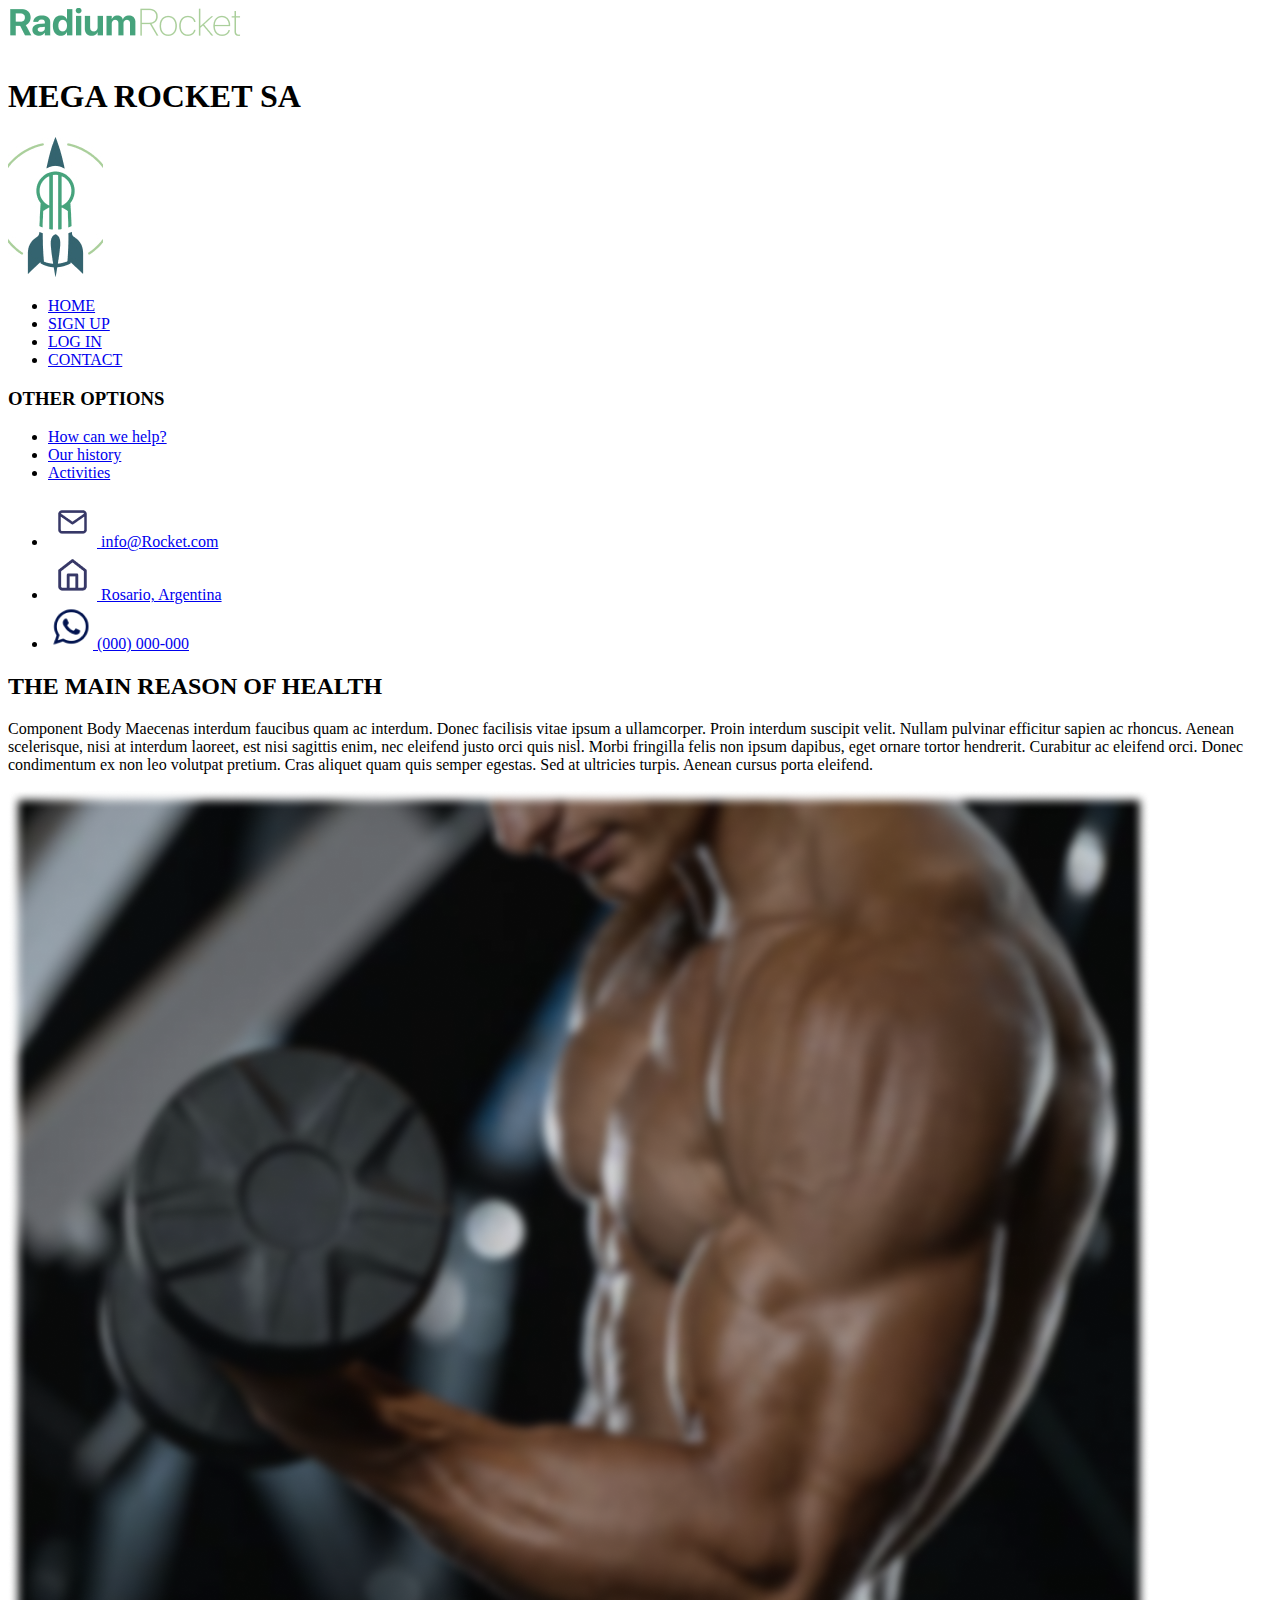
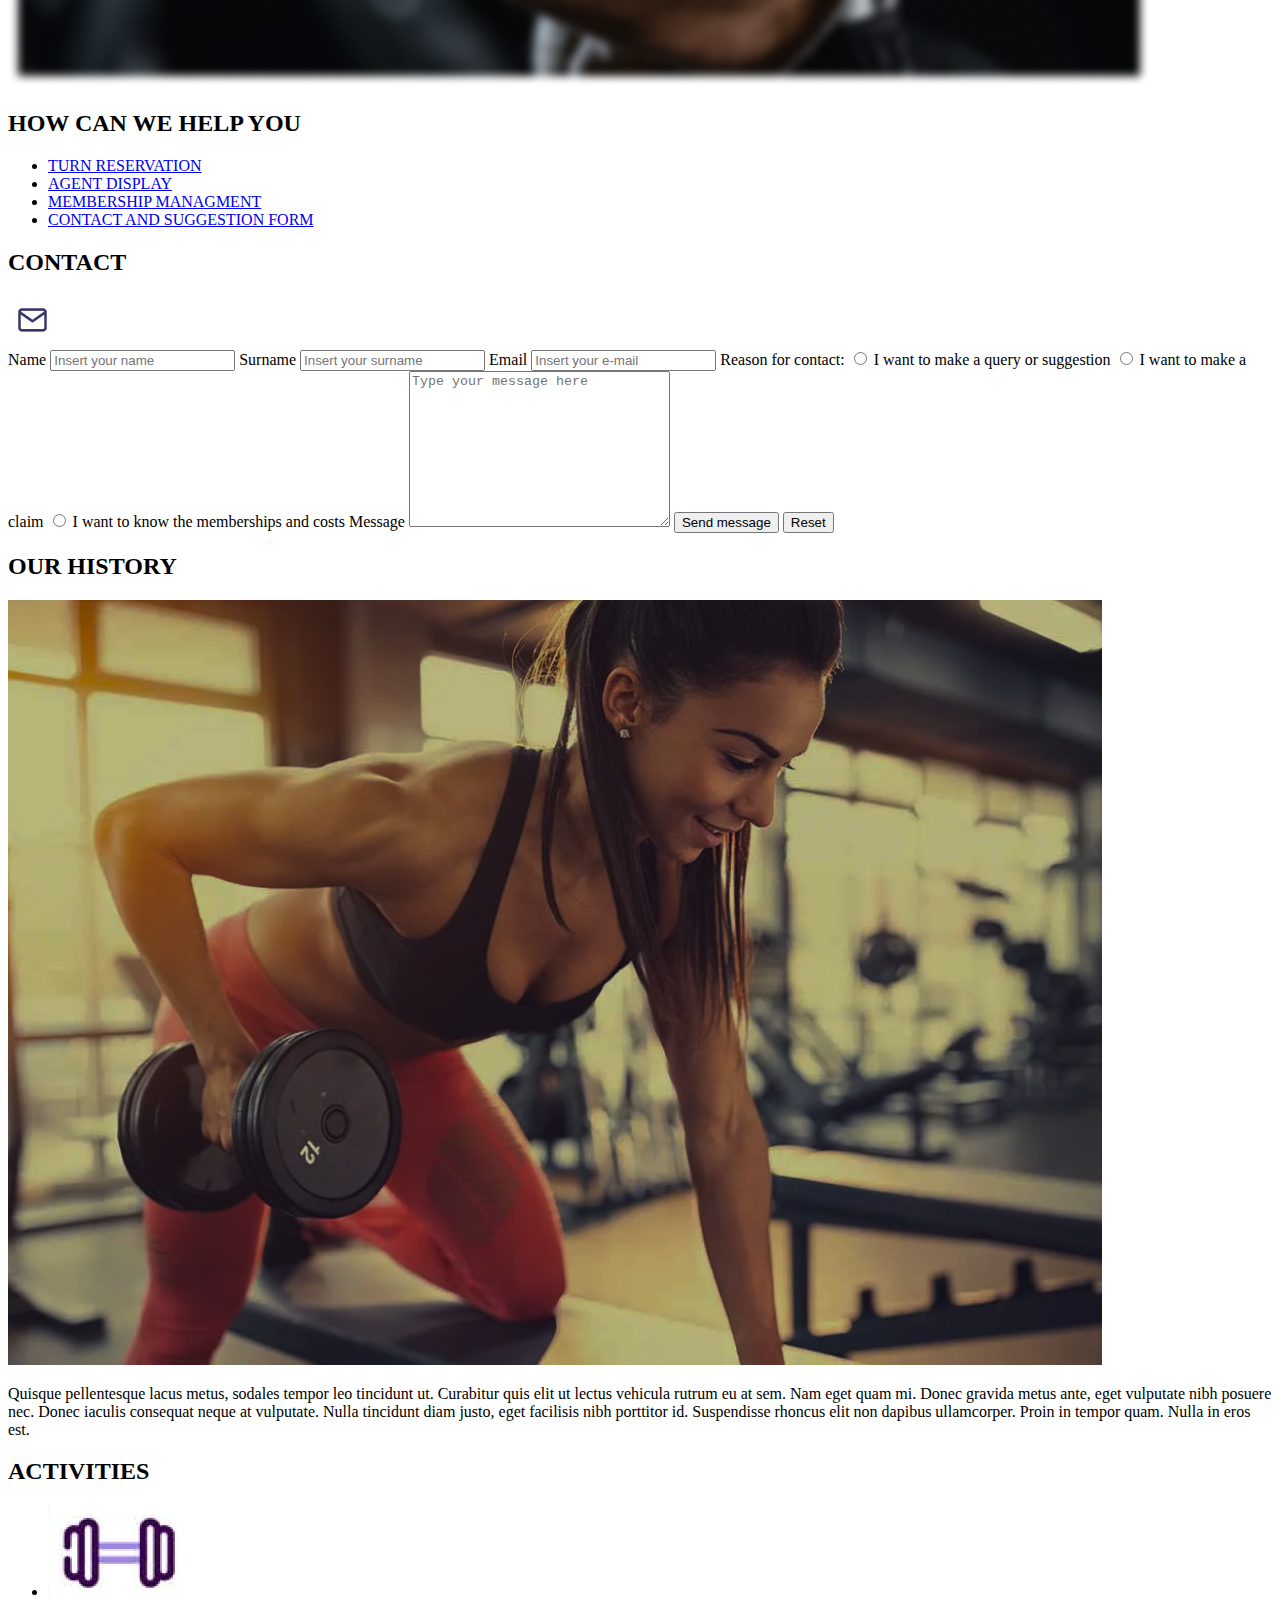
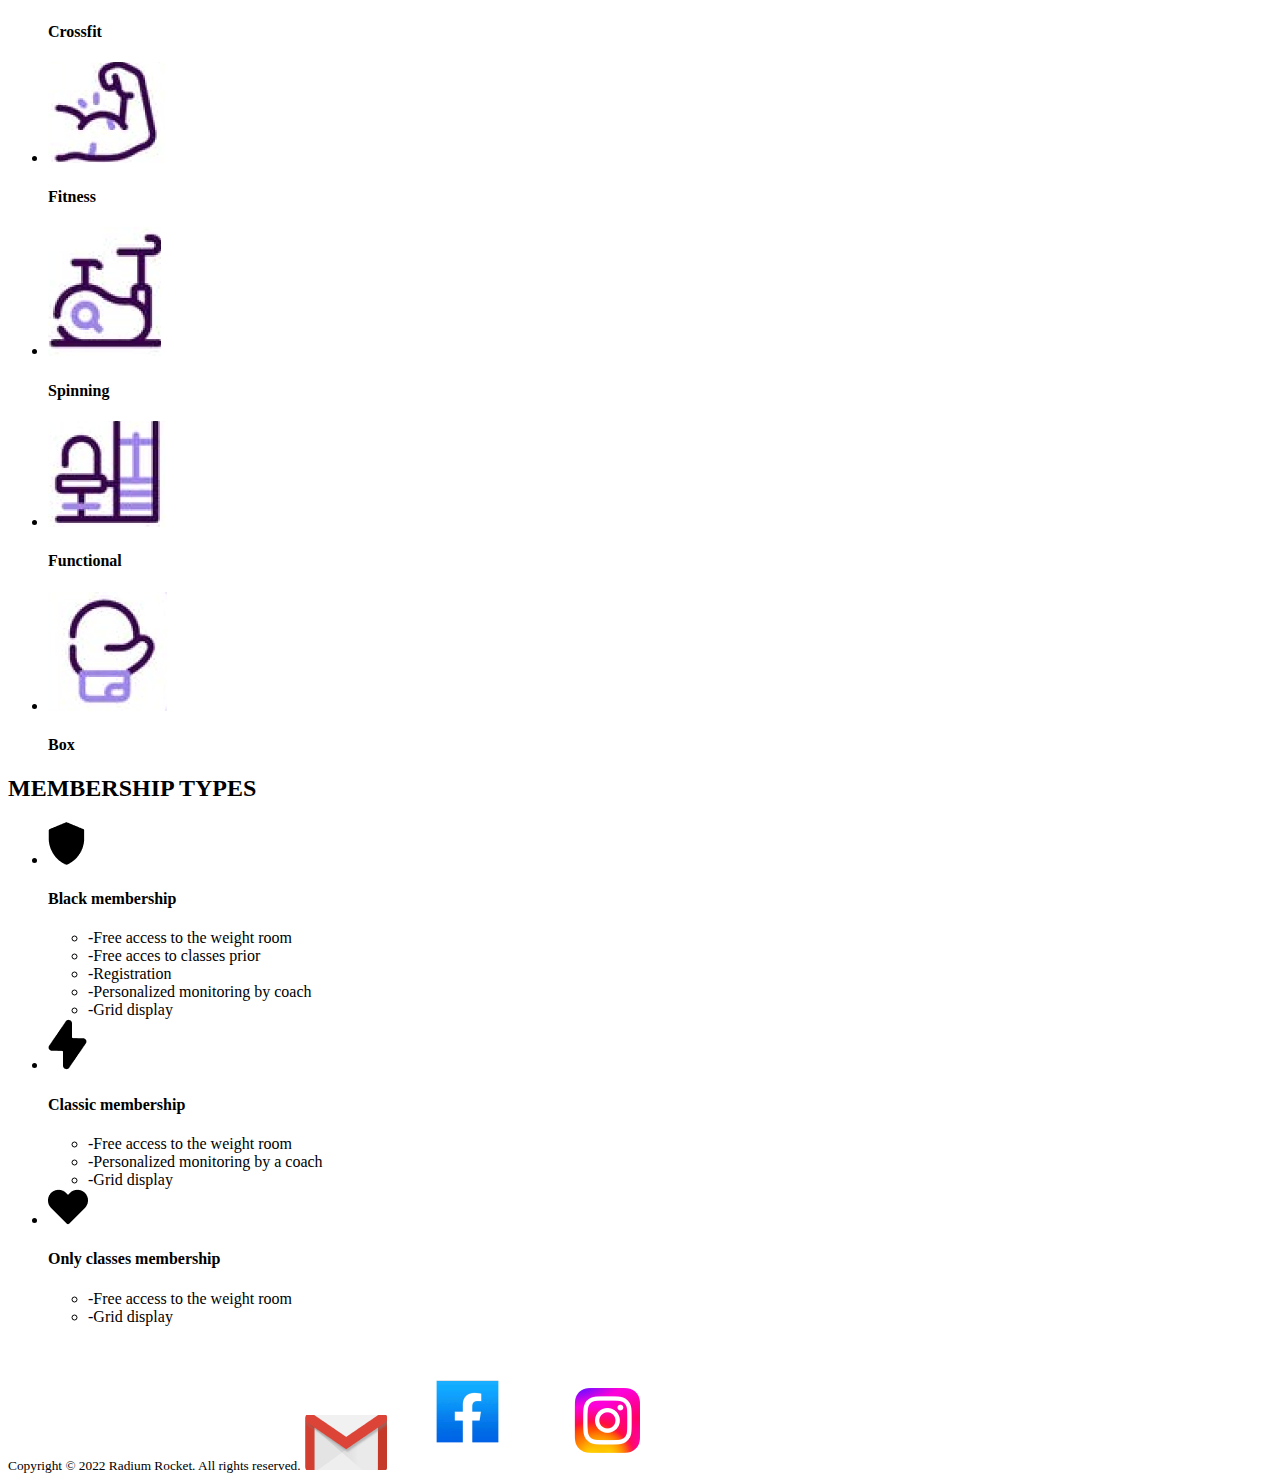
<file: Week-02/index.html>
<!DOCTYPE html>
<html lang="en">
<head>
    <title>MegaRocket SA</title>
</head>
<body>
    <header>
        <img src="./img/radium-logo-letra.png" alt="Radium Rocket Logo Letters">
        <h1>MEGA ROCKET SA</h1>
    </header>
    <aside>
        <nav>
            <img src="./img/logo-rocket.jpg" alt="Radium Rocket Logo">
            <ul>
                <li><a href="#">HOME</a></li>
                <li><a href="#">SIGN UP</a></li>
                <li><a href="#">LOG IN</a></li>
                <li><a href="#">CONTACT</a></li>
            </ul>
            <h3>OTHER OPTIONS</h3>
            <ul>
                <li><a href="#">How can we help?</a></li>
                <li><a href="#">Our history</a></li>
                <li><a href="#">Activities</a></li>
            </ul>
            <ul>
                <li>
                    <a target="_blank" href="mailto:info@Rocket.com">
                        <img src="./img/mail.png" alt="logo mail">
                        info@Rocket.com
                    </a>
                </li>
                <li>
                    <a target="_blank" href="https://www.google.com/maps/place/Rosario,+Santa+Fe">
                        <img src="./img/house.png" alt="logo house">
                        Rosario, Argentina
                    </a>
                </li>
                <li>
                    <a target="_blank" href="https://web.whatsapp.com/">
                        <img src="./img/whatsapp.png" alt="logo whatsapp">
                        (000) 000-000
                    </a>
                </li>
            </ul>
        </nav>
    </aside>
    <main>
        <section>
            <h2>THE MAIN REASON OF HEALTH</h2>
            <p>
                Component Body Maecenas interdum faucibus quam ac interdum. Donec facilisis vitae ipsum a ullamcorper. Proin interdum suscipit velit. Nullam pulvinar efficitur sapien ac rhoncus. Aenean scelerisque, nisi at interdum laoreet, est nisi sagittis enim, nec eleifend justo orci quis nisl. Morbi fringilla felis non ipsum dapibus, eget ornare tortor hendrerit. Curabitur ac eleifend orci. Donec condimentum ex non leo volutpat pretium. Cras aliquet quam quis semper egestas. Sed at ultricies turpis. Aenean cursus porta eleifend.
            </p>
        </section>
        <section>
            <img src="./img/background-img-gym.png" alt="Fondo persona haciendo ejercicios">
            <h2>
                HOW CAN WE HELP YOU
            </h2>
            <ul>
                <li><a href="#">TURN RESERVATION</a></li>
                <li><a href="#">AGENT DISPLAY</a></li>
                <li><a href="#">MEMBERSHIP MANAGMENT</a></li>
                <li><a href="#">CONTACT AND SUGGESTION FORM</a></li>
            </ul>
        </section>
        <section>
            <h2>CONTACT</h2>
            <img src="./img/mail.png" alt="logo email">
            <form>
                <label>Name</label>
                <input type="text" placeholder="Insert your name">

                <label>Surname</label>
                <input type="text" placeholder="Insert your surname">

                <label>Email</label>
                <input type="email" placeholder="Insert your e-mail">

                <label>Reason for contact: </label>

                <input type="radio" name="empleoactual" value="tiempocompleto"> 
                <label>I want to make a query or suggestion</label>
                
                <input type="radio" name="empleoactual" value="mediodia"> 
                <label>I want to make a claim</label>
                
                <input type="radio" name="empleoactual" value="sinempleo"> 
                <label>I want to know the memberships and costs</label>
                
                <label>Message</label>
                <textarea cols="30" rows="10" placeholder="Type your message here"></textarea>

                <button type="submit">Send message</button>
                <button type="reset">Reset</button>
            </form>
        </section>
        <section>
            <h2>OUR HISTORY</h2>
            <img src="./img/background2-img-gym.png" alt="fondo persona haciendo ejercicios">

            <p>
                Quisque pellentesque lacus metus, sodales tempor leo tincidunt ut. Curabitur quis elit ut lectus vehicula rutrum eu at sem. Nam eget 
                quam mi. Donec gravida metus ante, eget vulputate nibh posuere nec. Donec iaculis consequat neque at vulputate. Nulla tincidunt diam 
                justo, eget facilisis nibh porttitor id. Suspendisse rhoncus elit non dapibus ullamcorper. Proin in tempor quam. Nulla in eros est.
            </p>
        </section>
        <section>
            <h2>ACTIVITIES</h2>

            <ul>
                <li>
                    <img src="./img/pesas.png" alt="pesas">
                    <h4>Crossfit</h4>
                </li>
                <li>
                    <img src="./img/brazo-gym.png" alt="brazo">
                    <h4>Fitness</h4>
                </li>
                <li>
                    <img src="./img/bici-gym.png" alt="bici">
                    <h4>Spinning</h4>
                </li>
                <li>
                    <img src="./img/machine-gym.png" alt="maquina gimansio">
                    <h4>Functional</h4>
                </li>
                <li>
                    <img src="./img/guante-gym.png" alt="guante de box">
                    <h4>Box</h4>
                </li>
            </ul>

            <h2>MEMBERSHIP TYPES</h2>

            <ul>
                <li>
                    <img src="./img/escudo.png" alt="escudo">
                    <h4>Black membership</h4>
                    <ul>
                        <li>-Free access to the weight room</li>
                        <li>-Free acces to classes prior</li>
                        <li>-Registration</li>
                        <li>-Personalized monitoring by coach</li>
                        <li>-Grid display</li>
                    </ul>
                </li>
                <li>
                    <img src="./img/thunder.png" alt="rayo">
                    <h4>Classic membership</h4>
                    <ul>
                        <li>-Free access to the weight room</li>
                        <li>-Personalized monitoring by a coach</li>
                        <li>-Grid display</li>
                    </ul>
                </li>
                <li>
                    <img src="./img/corazon.png" alt="corazon">
                    <h4>Only classes membership</h4>
                    <ul>
                        <li>-Free access to the weight room</li>
                        <li>-Grid display</li>
                    </ul>
                </li>
            </ul>

        </section>
    </main>
    <footer>
        <small>Copyright © 2022 Radium Rocket. All rights reserved.</small>

        <img src="./img/gmail-logo.png" alt="gmail logo">
        <img src="./img/facebook-logo.png" alt="facebook logo">
        <img src="./img/instagram-logo.png" alt="instagram logo">
    </footer>
</body>
</html>
</file>
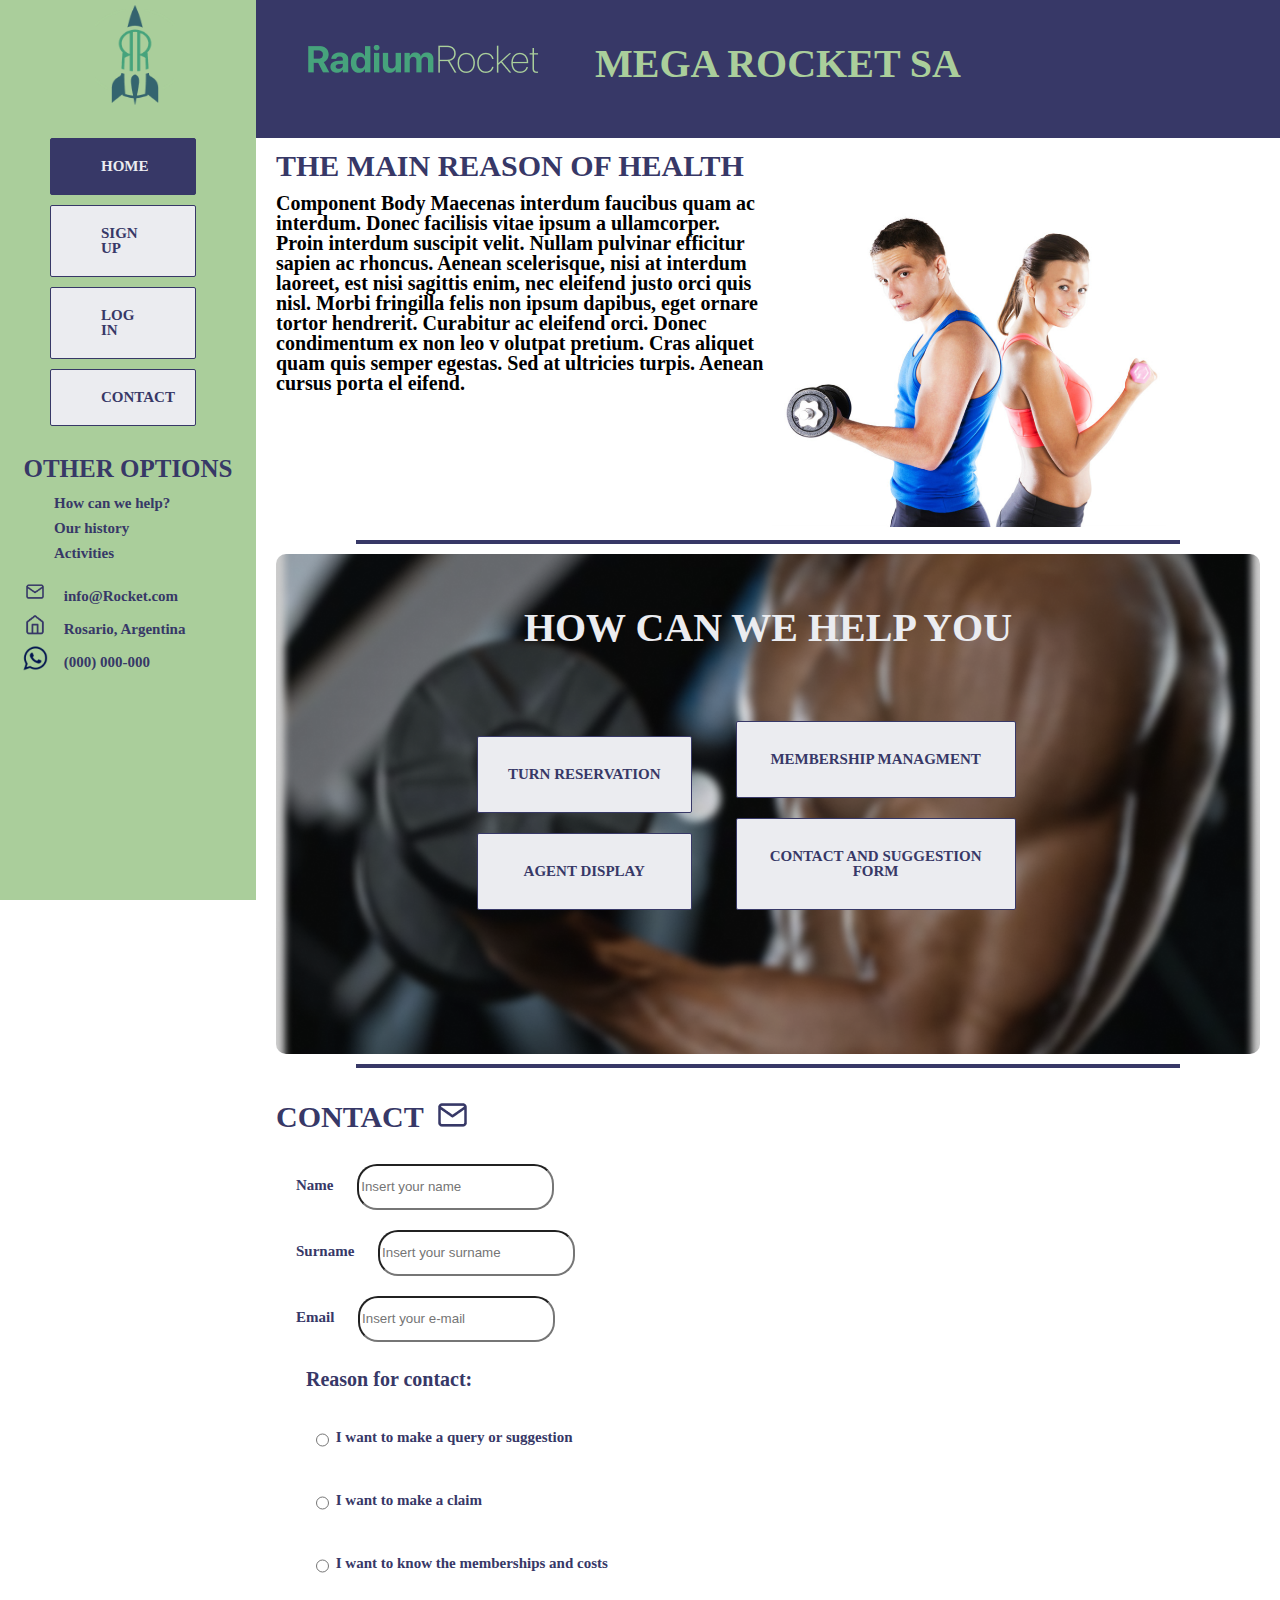
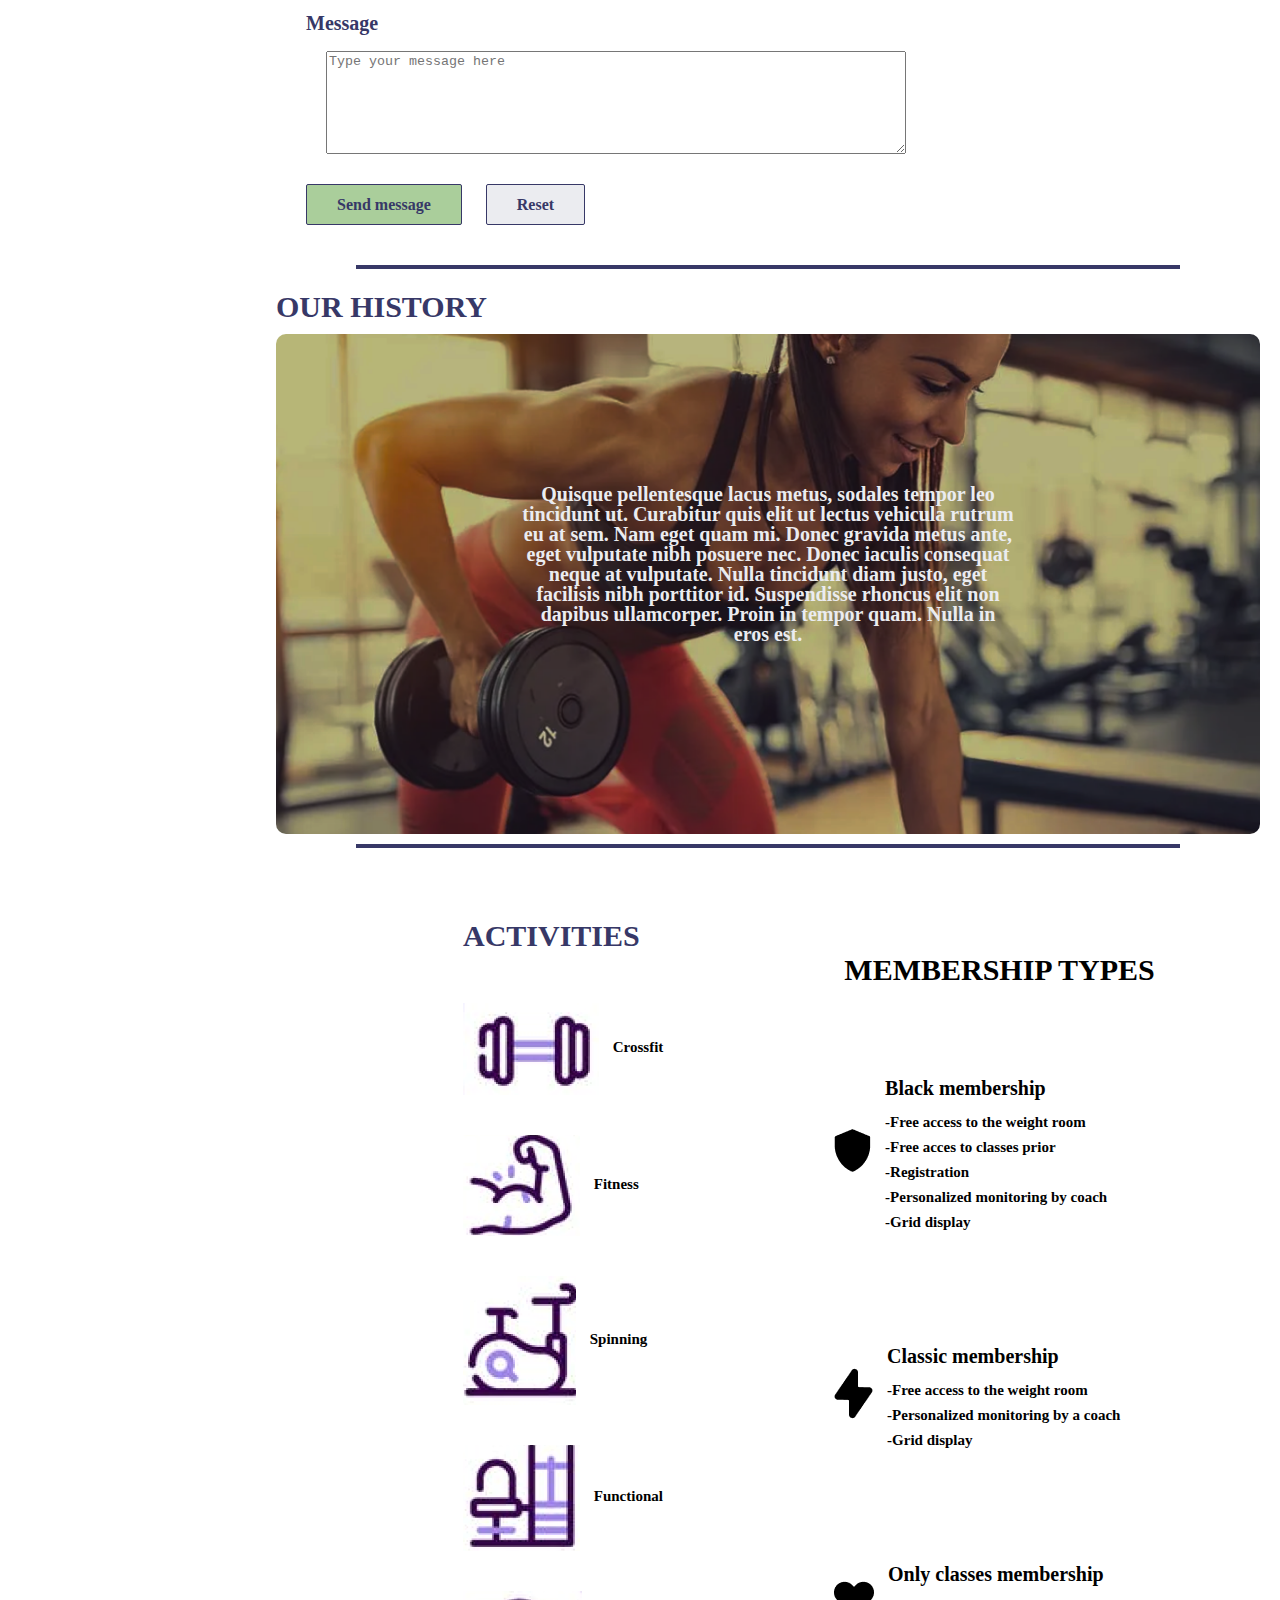
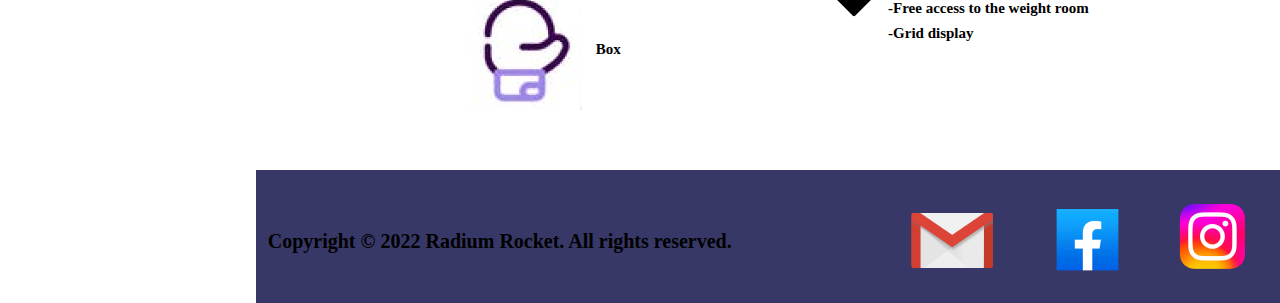
<file: Week-03/index.html>
<!DOCTYPE html>
<html lang="en">
<head>
    <title>MegaRocket SA</title>
    <!-- Link to CSS Reset -->
    <link rel="stylesheet" href="./css/reset.css">
    <!-- Link to CSS Styles -->
    <link rel="stylesheet" href="./css/styles.css">
</head>
<body>
    <aside class="bg-green">
        <nav class="nav">
            <img class="nav-logo" src="./img/logo-rocket.jpg" alt="Radium Rocket Logo">
            <ul class="nav-ul">
                <li class="nav-ul-li bg-blue"><a class="li-a letter-white" href="#">HOME</a></li>
                <li class="nav-ul-li bg-white"><a class="li-a letter-blue" href="#">SIGN UP</a></li>
                <li class="nav-ul-li bg-white"><a class="li-a letter-blue" href="#">LOG IN</a></li>
                <li class="nav-ul-li bg-white"><a class="li-a letter-blue" href="#">CONTACT</a></li>
        </nav>
        </ul>
        <h2 class="aside-other-op letter-blue">OTHER OPTIONS</h2>
        <ul>
            <li class="aside-other-op-ul-li"><a class="li-a letter-blue" href="#">How can we help?</a></li>
            <li class="aside-other-op-ul-li"><a class="li-a letter-blue" href="#">Our history</a></li>
            <li class="aside-other-op-ul-li"><a class="li-a letter-blue" href="#">Activities</a></li>
        </ul>
        <ul>
            <li>
                <a class="li-a letter-blue" target="_blank" href="mailto:info@Rocket.com">
                    <img class="li-a-logo" src="./img/mail.png" alt="mail logo">
                    info@Rocket.com
                </a>
            </li>
            <li>
                <a class="li-a letter-blue" target="_blank" href="https://www.google.com/maps/place/Rosario,+Santa+Fe">
                    <img class="li-a-logo" src="./img/house.png" alt="house logo">
                    Rosario, Argentina
                </a>
            </li>
            <li>
                <a class="li-a letter-blue" target="_blank" href="tel:000000000">
                    <img class="li-a-logo" src="./img/whatsapp.png" alt="whatsapp logo">
                    (000) 000-000
                </a>
            </li>
        </ul>
    </aside>
    <header class="bg-blue">
        <img class="header-logo" src="./img/radium-logo-letra.png" alt="Radium Rocket Logo Letters">
        <h1 class="header-title">MEGA ROCKET SA</h1>
    </header>
    <main>
        <section class="section section-one">
            <h2 class="letter-blue">THE MAIN REASON OF HEALTH</h2>
            <p>
                Component Body Maecenas interdum faucibus quam ac interdum. Donec facilisis vitae ipsum a ullamcorper. 
                Proin interdum suscipit velit. Nullam pulvinar efficitur sapien ac rhoncus. Aenean scelerisque, nisi at
                interdum laoreet, est nisi sagittis enim, nec eleifend justo orci quis nisl. Morbi fringilla felis non 
                ipsum dapibus, eget ornare tortor hendrerit. Curabitur ac eleifend orci. Donec condimentum ex non leo v
                olutpat pretium. Cras aliquet quam quis semper egestas. Sed at ultricies turpis. Aenean cursus porta el
                eifend.
            </p>
            <img src="./img/gym-persons.png" alt="people in gym">
        </section>
        <div class="line-section"></div>
        <section class="section section-two">
            <div class="section-two-div">
                <h2 class="letter-white">
                    HOW CAN WE HELP YOU
                </h2>
                <ul class="sec-two-list-type">
                    <li class="sec-two-ul-li bg-white">
                        <p class="li-a letter-blue" href="#">
                            TURN RESERVATION
                        </p>
                    </li>
                    <li class="sec-two-ul-li bg-white">
                        <p class="li-a letter-blue" href="#">
                            AGENT DISPLAY
                        </p>
                    </li>
                </ul>
                <ul class="sec-two-list-type">
                    <li class="sec-two-ul-li bg-white">
                        <p class="li-a letter-blue" href="#">
                            MEMBERSHIP MANAGMENT
                        </p>
                    </li>
                    <li class="sec-two-ul-li bg-white">
                        <p class="li-a letter-blue" href="#">
                            CONTACT AND SUGGESTION FORM
                        </p>
                    </li>
                </ul>
            </div>
        </section>
        <div class="line-section"></div>
        <section class="section section-three">
            <h2 class="letter-blue">CONTACT</h2>
            <img src="./img/mail.png" alt="email logo">
            <form class="form">
                <label class="letter-blue" for="name">
                    Name 
                    <input id="name" type="text" placeholder="Insert your name">
                </label>
                <label class="letter-blue"  for="surname">
                    Surname
                    <input id="surname" class="input-surname" type="text" placeholder="Insert your surname">
                </label>
                <label class="letter-blue"  for="email">
                    Email
                    <input id="email" type="email" placeholder="Insert your e-mail">
                </label>   
                <h3 class="subtitles letter-blue">Reason for contact: </h3>
                <label class="letter-blue"  for="option1">
                    <input id="option1" type="radio" name="reason-contact" value="suggestion"> 
                    I want to make a query or suggestion
                </label>    
                <label class="letter-blue"  for="option2">
                    <input id="option2" type="radio" name="reason-contact" value="claim"> 
                    I want to make a claim
                </label>    
                <label class="letter-blue"  for="option3">
                    <input id="option3" type="radio" name="reason-contact" value="membership-cost"> 
                    I want to know the memberships and costs
                </label>            
                <label for="message" class="subtitles letter-blue">
                    Message
                    <textarea id="message" cols="30" rows="10" placeholder="Type your message here"></textarea>
                </label>
                <button class="btn letter-blue bg-green" type="submit">Send message</button>
                <button class="btn letter-blue bg-white" type="reset">Reset</button>
            </form>
        </section>
        <div class="line-section"></div>
        <section class="section section-four">
            <h2 class="letter-blue">OUR HISTORY</h2>
            <div class="section-four-div">
                <p class="letter-white">
                    Quisque pellentesque lacus metus, sodales tempor leo tincidunt ut. Curabitur quis elit ut lectus vehicula rutrum eu at sem. Nam eget 
                    quam mi. Donec gravida metus ante, eget vulputate nibh posuere nec. Donec iaculis consequat neque at vulputate. Nulla tincidunt diam 
                    justo, eget facilisis nibh porttitor id. Suspendisse rhoncus elit non dapibus ullamcorper. Proin in tempor quam. Nulla in eros est.
                </p>
            </div>
        </section>
        <div class="line-section"></div>
        <section class="section-five">
            <div class="section-five-div">
                <h2 class="letter-blue">ACTIVITIES</h2>
                <ul>
                    <li>
                        <img class="img-with-text" src="./img/pesas.png" alt="gym weights">
                        Crossfit
                    </li>
                    <li>
                        <img class="img-with-text" src="./img/brazo-gym.png" alt="arm">
                        Fitness
                    </li>
                    <li>
                        <img class="img-with-text" src="./img/bici-gym.png" alt="bike">
                        Spinning
                    </li>
                    <li>
                        <img class="img-with-text" src="./img/machine-gym.png" alt="gym machine">
                        Functional
                    </li>
                    <li>
                        <img class="img-with-text" src="./img/guante-gym.png" alt="boxing glove">
                        Box
                    </li>
                </ul>
            </div>
            <div class="section section-five-div">
                <h2>MEMBERSHIP TYPES</h2>
                <ul class="section-five-ul">
                    <li class="sec-five-li">
                        <img src="./img/escudo.png" alt="shield">
                        <ul>
                            <h3>Black membership</h3>
                            <li>-Free access to the weight room</li>
                            <li>-Free acces to classes prior</li>
                            <li>-Registration</li>
                            <li>-Personalized monitoring by coach</li>
                            <li>-Grid display</li>
                        </ul>
                    </li>
                    <li class="sec-five-li">
                        <img src="./img/thunder.png" alt="thunderbolt">
                        <ul>
                            <h3>Classic membership</h3>
                            <li>-Free access to the weight room</li>
                            <li>-Personalized monitoring by a coach</li>
                            <li>-Grid display</li>
                        </ul>
                    </li>
                    <li class="sec-five-li">
                        <img src="./img/corazon.png" alt="heart">
                        <ul>
                            <h3>Only classes membership</h3>
                            <li>-Free access to the weight room</li>
                            <li>-Grid display</li>
                        </ul>
                    </li>
                </ul>
            </div>
        </section>
    </main>
    <footer class="bg-blue">
        <small>Copyright © 2022 Radium Rocket. All rights reserved.</small>
        <a href="mailto:info@Rocket.com">
            <img class="footer-img-gmail" src="./img/gmail.png" alt="gmail logo">
        </a>
        <a href="https://www.instagram.com/">
            <img class="footer-img-facebook"  src="./img/facebook.png" alt="facebook logo">
        </a>
        <a href="https://es-la.facebook.com/">
            <img class="footer-img-insta" src="./img/instagram.png" alt="instagram logo">
        </a>
    </footer>
</body>
</html>
</file>
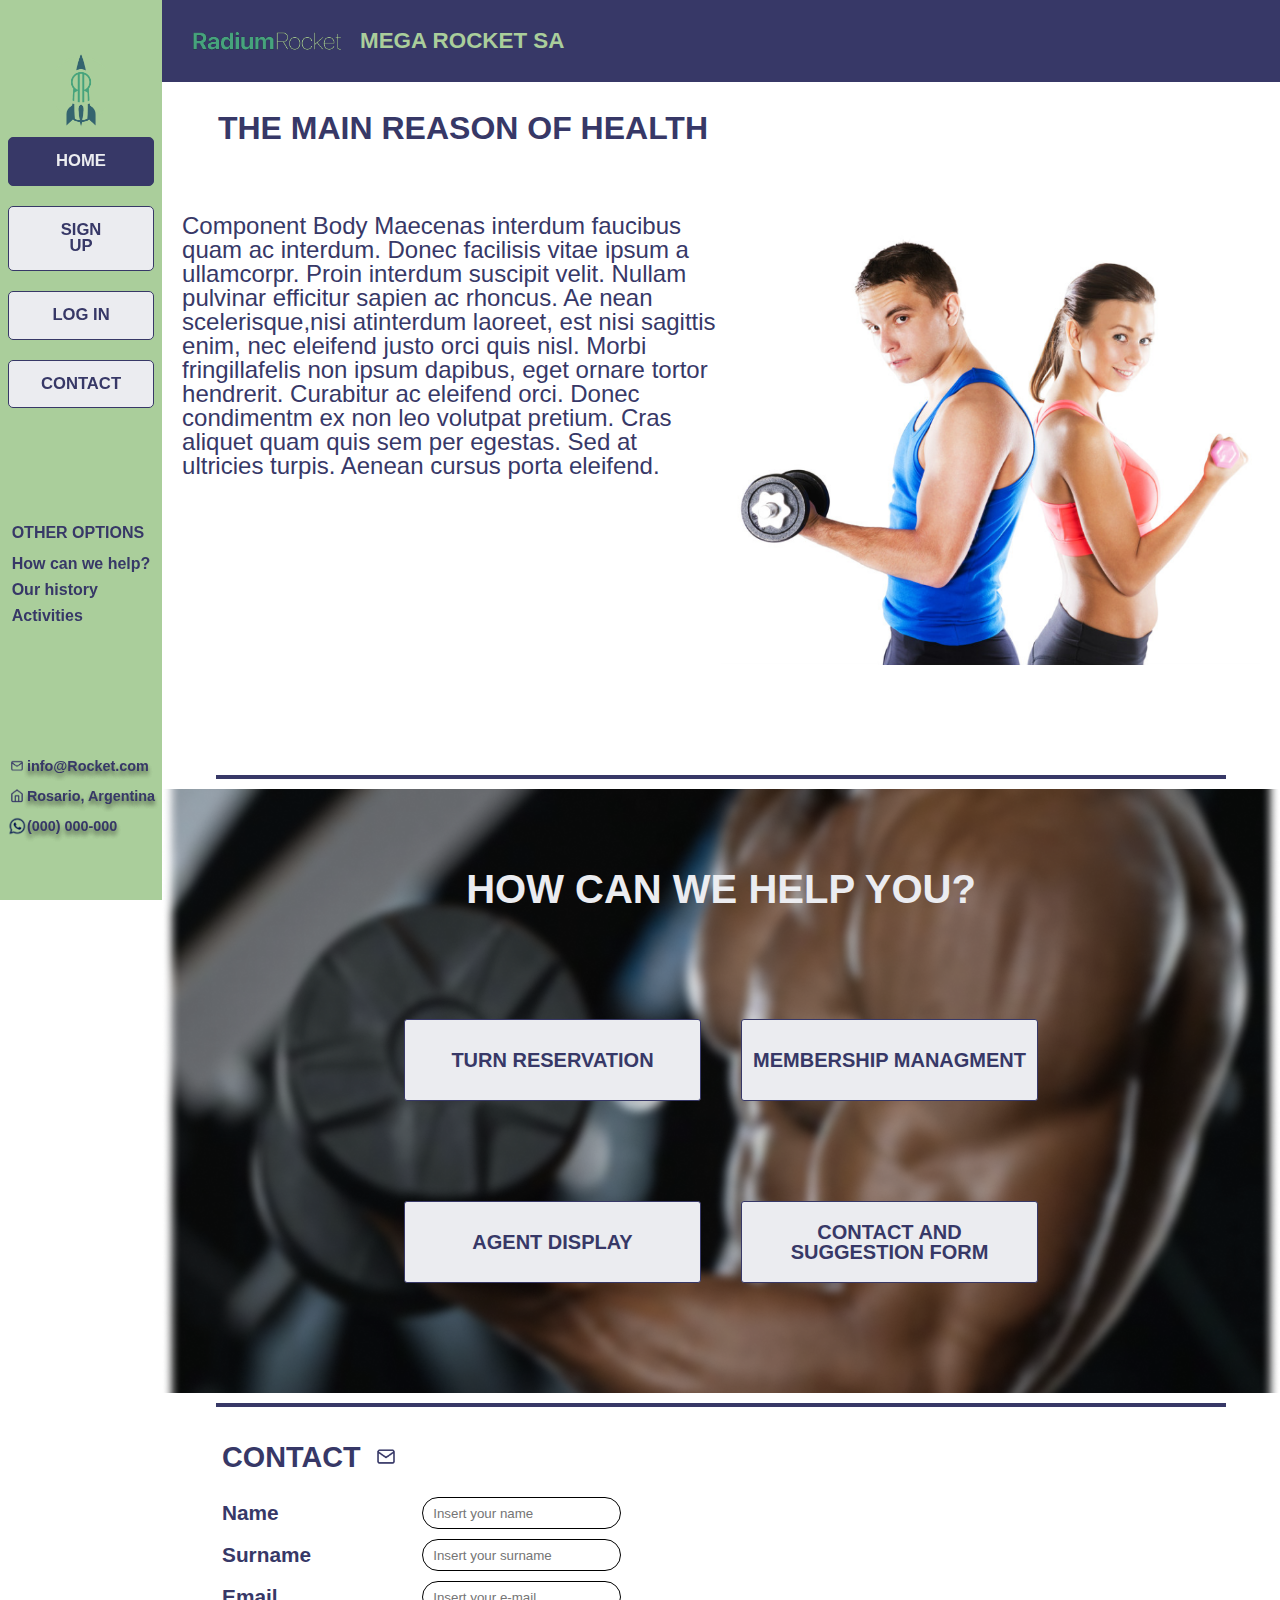
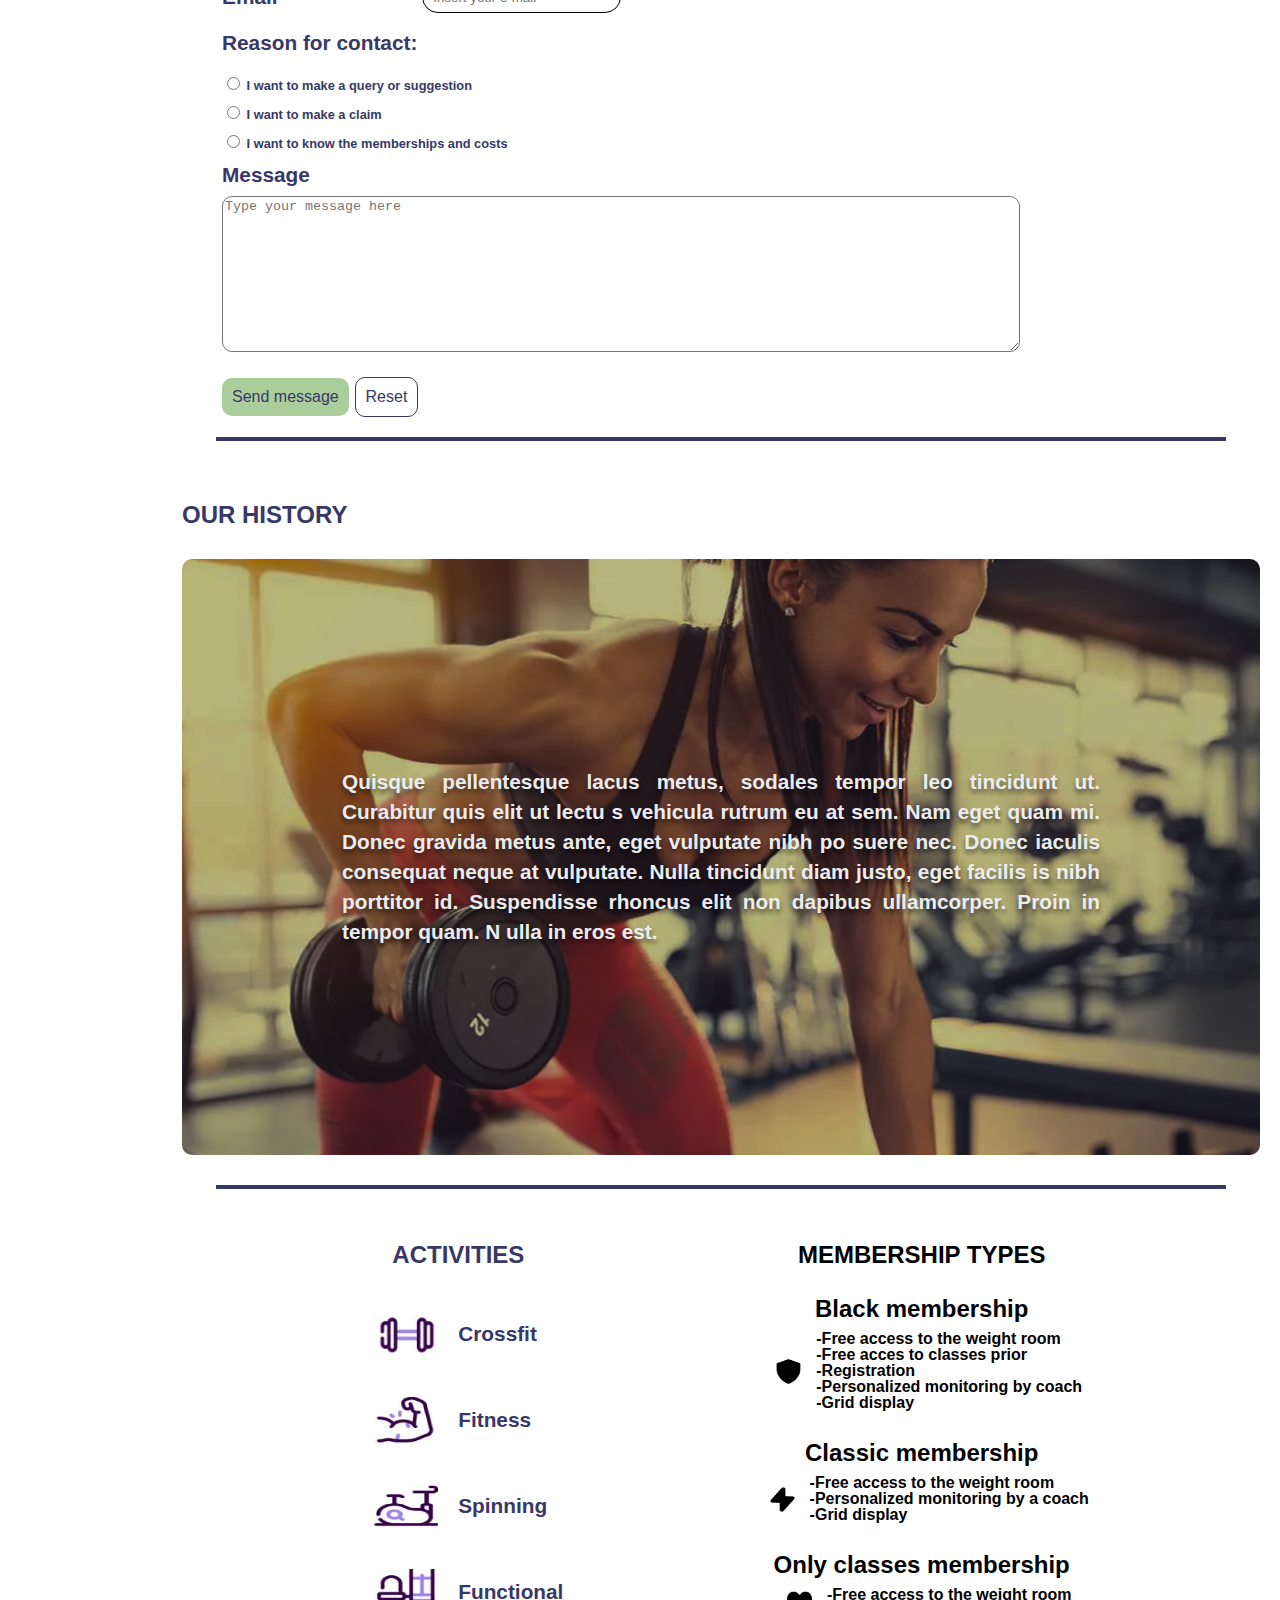
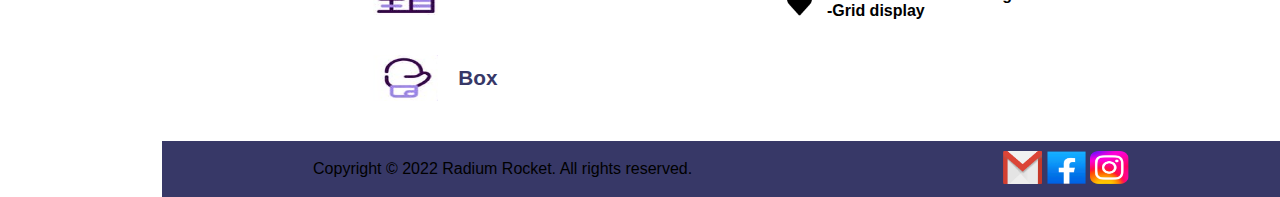
<file: Week-04/index.html>
<!DOCTYPE html>
<html lang="en">
<head>
    <title>MegaRocket SA</title>
    <meta charset="UTF-8">
    <meta http-equiv="X-UA-Compatible" content="IE=edge">
    <meta name="viewport" content="width=device-width, initial-scale=1.0">
    <link rel="stylesheet" href="./css/reset.css">
    <link rel="stylesheet" href="./css/styles.css">
    <link rel="stylesheet" href="./css/header.css">
    <link rel="stylesheet" href="./css/aside.css">
    <link rel="stylesheet" href="./css/main.css">
    <link rel="stylesheet" href="./css/footer.css">
</head>
<body>
    <aside class="aside-div">
        <img class="img-hamburger" src="./img/hamburger.png" alt="hamburger button">
        <nav class="nav">
            <img class="nav-logo-desktop" src="./img/logo-rocket.jpg" alt="Radium Rocket Logo">
            <ul class="nav-ul">
                <li class="aside-nav-ul-li bg-blue"><a class="li-a letter-white" href="#">HOME</a></li>
                <li class="aside-nav-ul-li bg-white"><a class="li-a letter-blue" href="#">SIGN UP</a></li>
                <li class="aside-nav-ul-li bg-white"><a class="li-a letter-blue" href="#">LOG IN</a></li>
                <li class="aside-nav-ul-li bg-white"><a class="li-a letter-blue" href="#">CONTACT</a></li>
            </ul>
        </nav>
        <div class="div-other-op">
            <h2 class="aside-other-op letter-blue">OTHER OPTIONS</h2>
            <ul class="aside-other-op-ul">
                <li class="aside-other-op-ul-li"><a class="li-a letter-blue" href="#">How can we help?</a></li>
                <li class="aside-other-op-ul-li"><a class="li-a letter-blue" href="#">Our history</a></li>
                <li class="aside-other-op-ul-li"><a class="li-a letter-blue" href="#">Activities</a></li>
            </ul>
        </div>
        <ul class="aside-ul-info">
            <li>
                <a class="a-info" target="_blank" href="mailto:info@Rocket.com">
                    <img class="a-info-img" src="./img/mail.png" alt="mail logo">
                    info@Rocket.com
                </a>
            </li>
            <li>
                <a class="a-info" target="_blank" href="https://www.google.com/maps/place/Rosario,+Santa+Fe">
                    <img class="a-info-img" src="./img/house.png" alt="house logo">
                    Rosario, Argentina
                </a>
            </li>
            <li>
                <a class="a-info" target="_blank" href="tel:000000000">
                    <img class="a-info-img" src="./img/whatsapp.png" alt="whatsapp logo">
                    (000) 000-000
                </a>
            </li>
        </ul>
        <div class="aside-div-phone">
            <img src="./img/logo-rocket.jpg" alt="Radium Rocket Logo">
            <p class="letter-green">MEGA ROCKET SA</p>
        </div>
        <div class="aside-logos">
            <a href="mailto:info@Rocket.com">
                <img class="aside-logos-img" src="./img/gmail.png" alt="gmail logo">
            </a>
            <a href="https://www.instagram.com/">
                <img class="aside-logos-img" src="./img/facebook.png" alt="facebook logo">
            </a>
            <a href="https://es-la.facebook.com/">
                <img class="aside-logos-img" src="./img/instagram.png" alt="instagram logo">
            </a>
        </div>
    </aside>
    <div>
        <header class="bg-blue">
            <img class="img-hamburger" src="./img/hamburger.png" alt="hamburger menu">
            <img class="header-logo" src="./img/radium-logo-letra.png" alt="Radium Rocket Logo Letters">
            <h1 class="header-title">MEGA ROCKET SA</h1>
        </header>
        <main>
            <section class="section-reason">
                <h2 class="section-reason-title letter-blue">THE MAIN REASON OF HEALTH</h2>
                <div class="section-reason-div">
                    <p>
                        Component Body Maecenas interdum faucibus quam ac interdum. Donec facilisis vitae ipsum a 
                        ullamcorpr. Proin interdum suscipit velit. Nullam pulvinar efficitur sapien ac rhoncus. Ae
                        nean scelerisque,nisi atinterdum laoreet, est nisi sagittis enim, nec eleifend justo orci 
                        quis nisl. Morbi fringillafelis non ipsum dapibus, eget ornare tortor hendrerit. Curabitur
                        ac eleifend orci. Donec condimentm ex non leo volutpat pretium. Cras aliquet quam quis sem
                        per egestas. Sed at ultricies turpis. Aenean cursus porta eleifend.
                    </p>
                    <img class="section-reason-img" src="./img/gym-persons.png" alt="people in gym">
                </div>
            </section>
            <div class="line-section"></div>
            <section class="section-help">
                <h2 class="section-help-title letter-white">
                    HOW CAN WE HELP YOU?
                </h2>
                <div class="div-list">
                    <ul class="sec-help-list-type">
                        <li class="sec-help-ul-li bg-white">
                            <p class="help-types letter-blue" href="#">
                                TURN RESERVATION
                            </p>
                        </li>
                        <li class="sec-help-ul-li bg-white">
                            <p class="help-types letter-blue" href="#">
                                AGENT DISPLAY
                            </p>
                        </li>
                    </ul>
                    <ul class="sec-help-list-type">
                        <li class="sec-two-ul-li bg-white">
                            <p class="help-types letter-blue" href="#">
                                MEMBERSHIP MANAGMENT
                            </p>
                        </li>
                        <li class="sec-help-ul-li bg-white">
                            <p class="help-types letter-blue" href="#">
                                CONTACT AND SUGGESTION FORM
                            </p>
                        </li>
                    </ul>
                </div>
            </section>
            <div class="line-section"></div>
            <section class="section-contact">
                <div class="section-contact-div">
                    <h2 class="letter-blue">CONTACT</h2>
                    <img src="./img/mail.png" alt="email logo">
                </div>
                <form class="form">
                    <label class="label letter-blue">
                        Name 
                        <input class="input-form" type="text" placeholder="Insert your name">
                    </label>
                    <label class="label letter-blue">
                        Surname
                        <input class="input-form" type="text" placeholder="Insert your surname">
                    </label>
                    <label class="label letter-blue">
                        Email
                        <input class="input-form" type="email" placeholder="Insert your e-mail">
                    </label>   
                    <div class="section-three-form-div">
                        <h3 class="form-subtitles letter-blue">Reason for contact: </h3>
                        <label class="form-div-label letter-blue"  for="option1">
                            <input id="option1" type="radio" name="reason-contact" value="suggestion"> 
                            I want to make a query or suggestion
                        </label>    
                        <label class="form-div-label letter-blue"  for="option2">
                            <input id="option2" type="radio" name="reason-contact" value="claim"> 
                            I want to make a claim
                        </label>    
                        <label class="form-div-label letter-blue"  for="option3">
                            <input id="option3" type="radio" name="reason-contact" value="membership-cost"> 
                            I want to know the memberships and costs
                        </label>
                    </div>        
                    <label class="form-message letter-blue">
                        Message
                        <textarea class="textarea" cols="30" rows="10" placeholder="Type your message here"></textarea>
                    </label>
                    <div>
                        <button class="form-btn letter-blue bg-green" type="submit">Send message</button>
                        <button class="form-btn form-btn-reset letter-blue" type="reset">Reset</button>
                    </div>
                </form>
            </section>
            <div class="line-section"></div>
            <section class="section-our-history">
                <h2 class="section-our-history-title letter-blue">OUR HISTORY</h2>
                <div class="section-our-history-div">
                    <p class="section-our-history-p letter-white">
                        Quisque pellentesque lacus metus, sodales tempor leo tincidunt ut. Curabitur quis elit ut lectu
                        s vehicula rutrum eu at sem. Nam eget quam mi. Donec gravida metus ante, eget vulputate nibh po
                        suere nec. Donec iaculis consequat neque at vulputate. Nulla tincidunt diam justo, eget facilis
                        is nibh porttitor id. Suspendisse rhoncus elit non dapibus ullamcorper. Proin in tempor quam. N
                        ulla in eros est.
                    </p>
                </div>
            </section>
            <div class="line-section"></div>
            <section class="section-activities">
                <div class="section-act_member-div">
                    <h2 class="section-act_member-title letter-blue">ACTIVITIES</h2>
                    <ul class="section-five-ul-activities letter-blue">
                        <li class="img-with-text">
                            <img class="img" src="./img/olympic-bar.png" alt="gym weights">
                            Crossfit
                        </li>
                        <li class="img-with-text">
                            <img class="img" src="./img/arm-gym.png" alt="arm">
                            Fitness
                        </li>
                        <li class="img-with-text">
                            <img class="img" src="./img/bike-gym.png" alt="bike">
                            Spinning
                        </li>
                        <li class="img-with-text">
                            <img class="img" src="./img/machine-gym.png" alt="gym machine">
                            Functional
                        </li>
                        <li class="img-with-text">
                            <img class="img" src="./img/box-gym.png" alt="boxing glove">
                            Box
                        </li>
                    </ul>
                </div>
                <div class="section-act_member-title section-act_member-div">
                    <h2>MEMBERSHIP TYPES</h2>
                    <ul class="section-five-ul">
                        <li class="sec-five-li">
                            <h3 class="ul-title">Black membership</h3>
                            <div class="list-memberships-types">
                                <img class="section-five-img2" src="./img/shield.png" alt="shield">
                                <ul class="sec-five-ul">
                                    <li>-Free access to the weight room</li>
                                    <li>-Free acces to classes prior</li>
                                    <li>-Registration</li>
                                    <li>-Personalized monitoring by coach</li>
                                    <li>-Grid display</li>
                                </ul>
                            </div>
                        </li>
                        <li class="sec-five-li">
                            <h3 class="ul-title">Classic membership</h3>
                            <div class="list-memberships-types">
                                <img class="section-five-img2" src="./img/thunder.png" alt="thunderbolt">
                                <ul class="sec-five-ul">
                                    <li>-Free access to the weight room</li>
                                    <li>-Personalized monitoring by a coach</li>
                                    <li>-Grid display</li>
                                </ul>
                            </div>
                        </li>
                        <li class="sec-five-li">
                            <h3 class="ul-title">Only classes membership</h3>
                            <div class="list-memberships-types">
                                <img class="section-five-img2" src="./img/heart.png" alt="heart">
                                <ul class="sec-five-ul">
                                    <li>-Free access to the weight room</li>
                                    <li>-Grid display</li>
                                </ul>
                            </div>
                        </li>
                    </ul>
                </div>
            </section>
        </main>
        <footer class="footer bg-blue">
            <small class="footer-text">Copyright © 2022 Radium Rocket. All rights reserved.</small>
            <div>
                <a href="mailto:info@Rocket.com">
                    <img class="footer-img" src="./img/gmail.png" alt="gmail logo">
                </a>
                <a href="https://www.instagram.com/">
                    <img class="footer-img"  src="./img/facebook.png" alt="facebook logo">
                </a>
                <a href="https://es-la.facebook.com/">
                    <img class="footer-img" src="./img/instagram.png" alt="instagram logo">
                </a>
            </div>
        </footer>      
    </div>
</body>
</html>
</file>
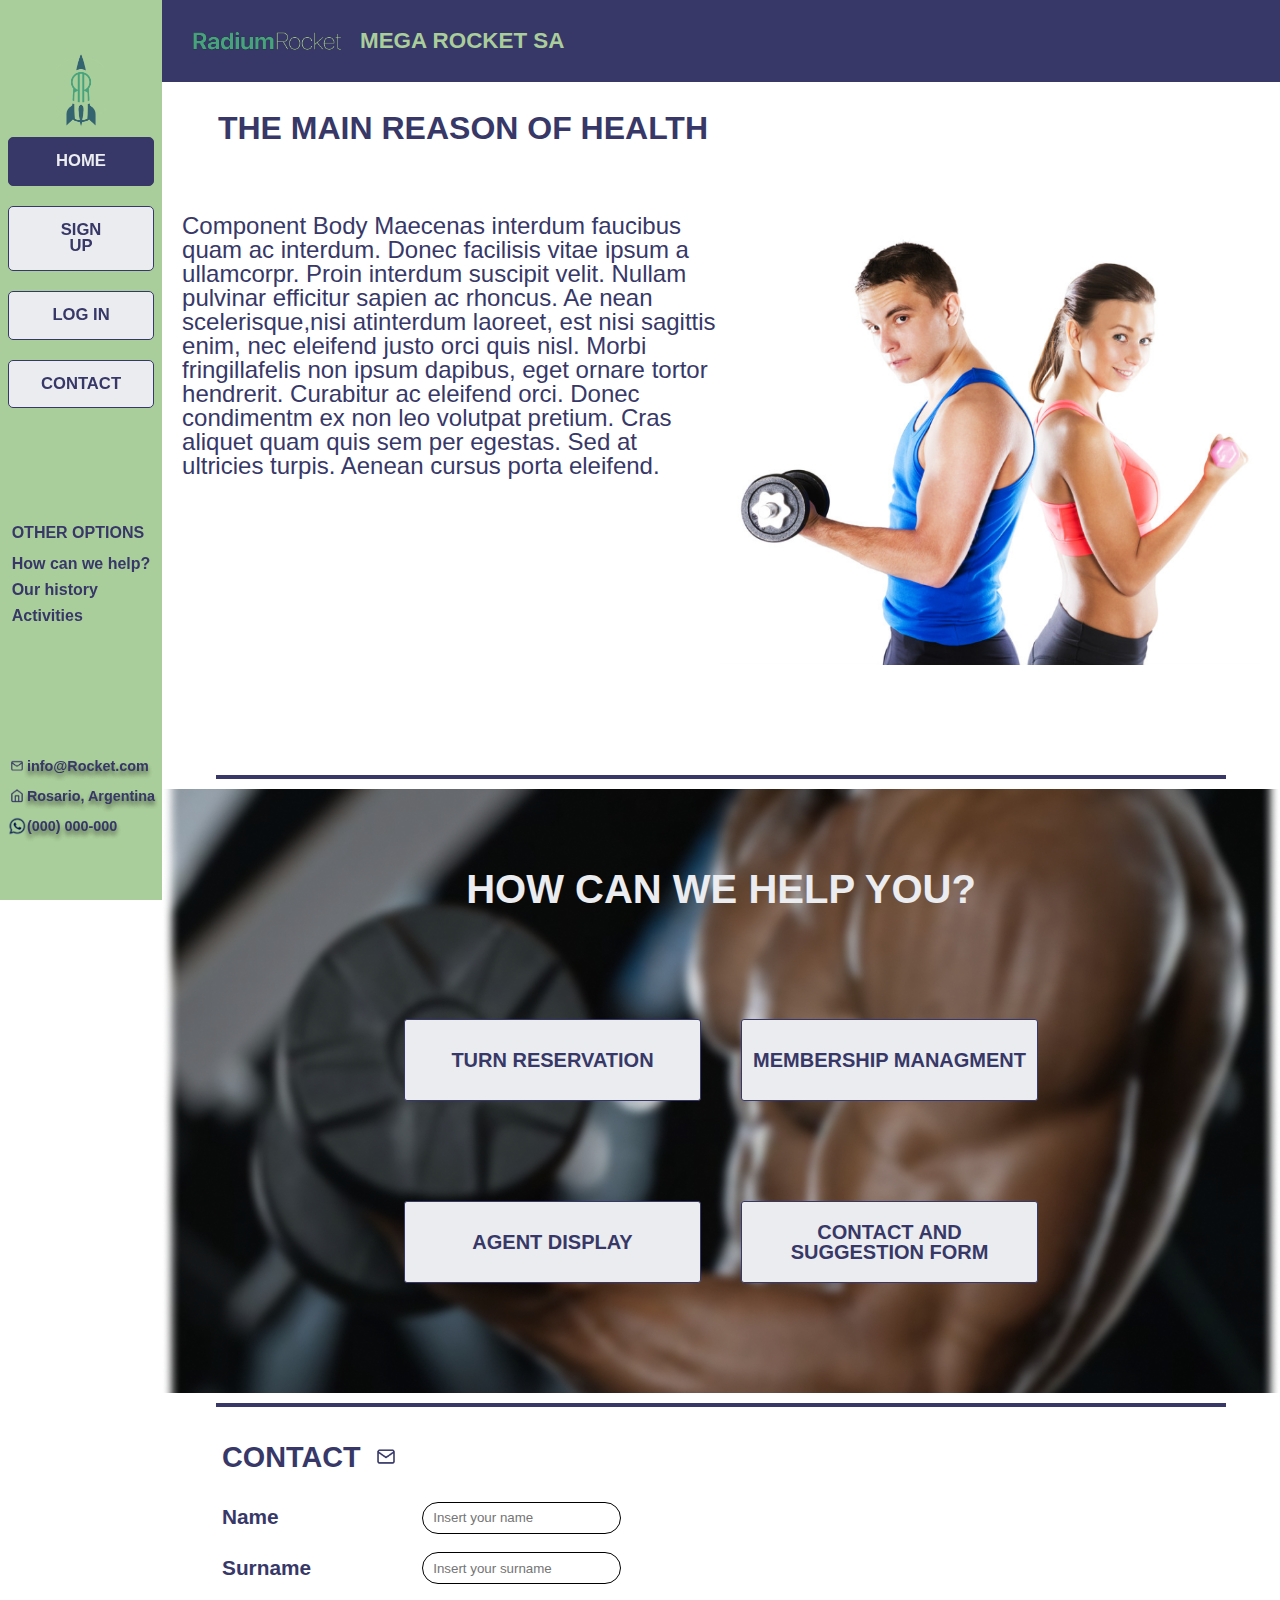
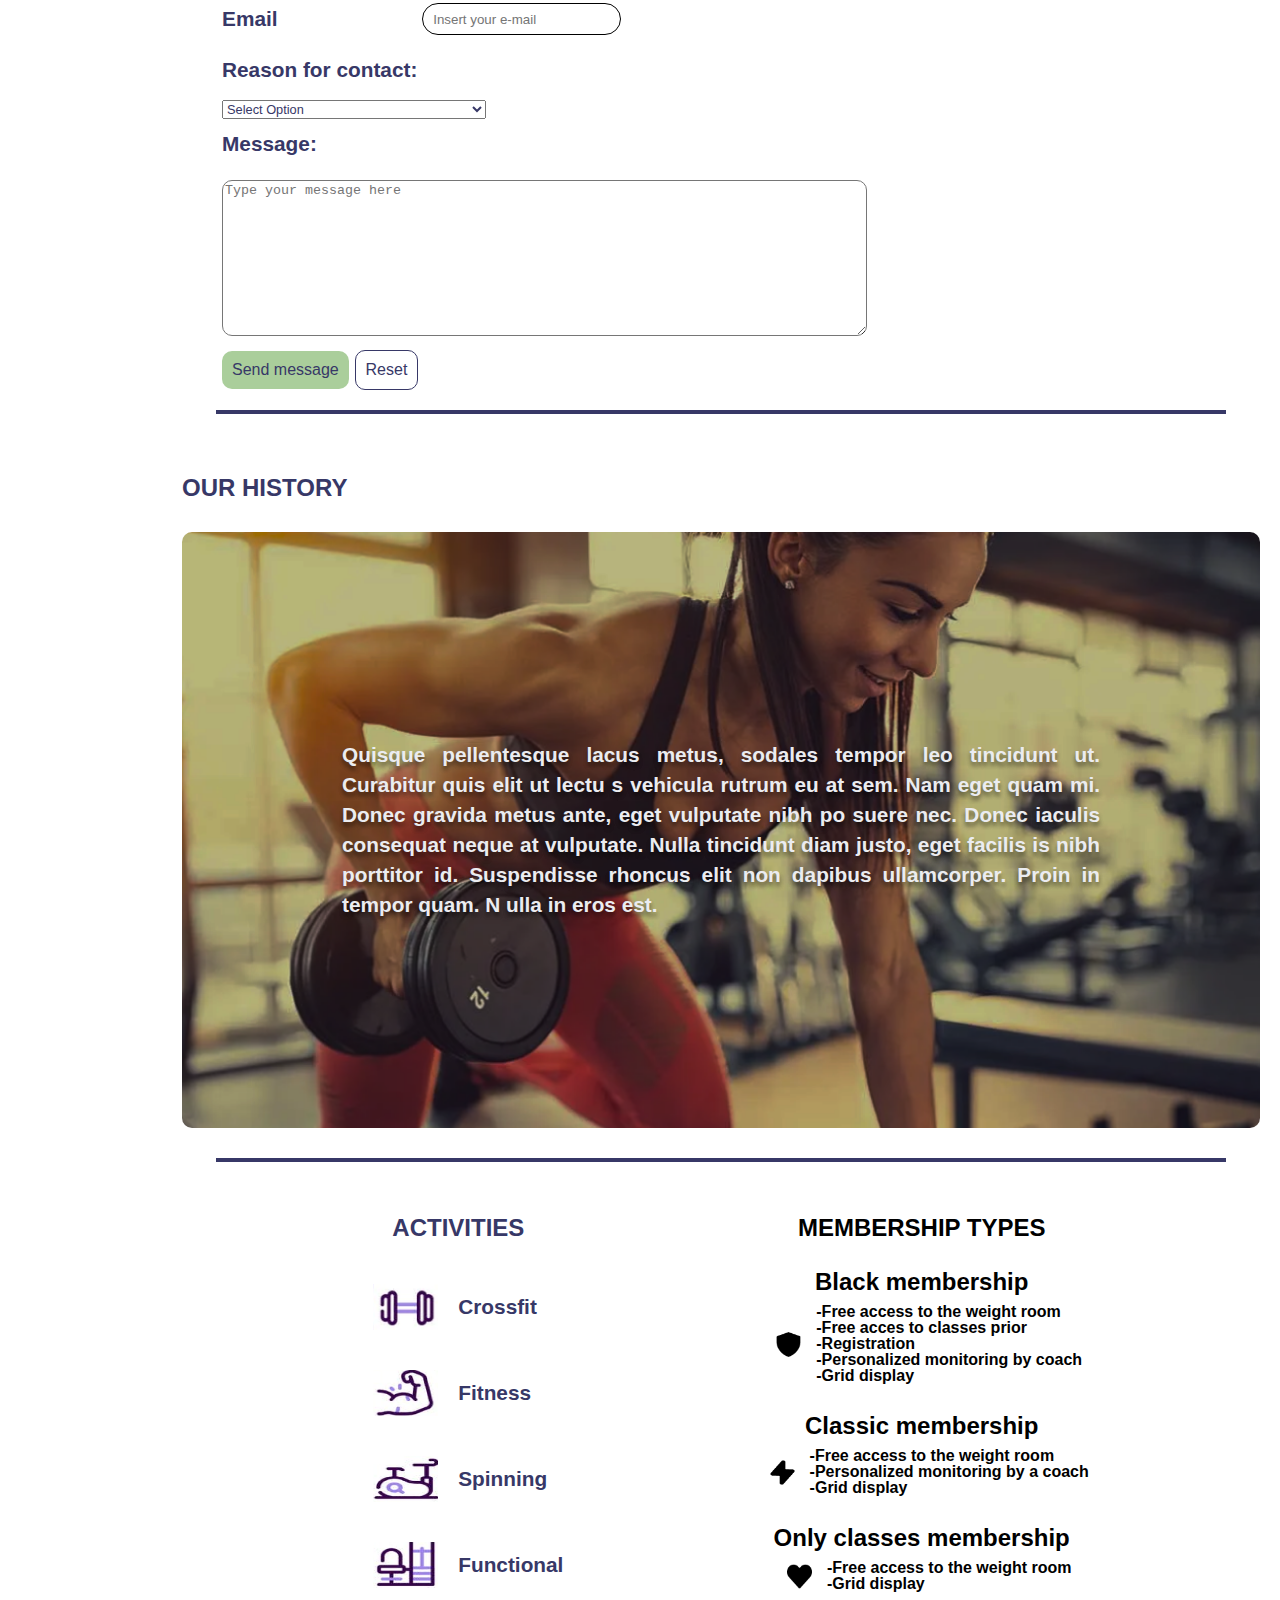
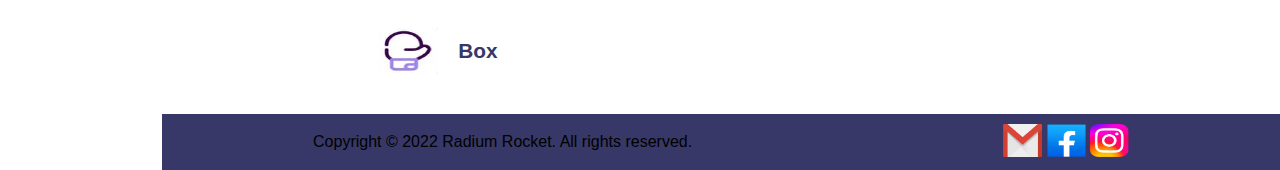
<file: Week-06/views/index.html>
<!DOCTYPE html>
<html lang="en">
  <head>
    <title>MegaRocket SA</title>
    <meta charset="UTF-8" />
    <meta http-equiv="X-UA-Compatible" content="IE=edge" />
    <meta name="viewport" content="width=device-width, initial-scale=1.0" />
    <link rel="stylesheet" href="../css/reset.css" />
    <link rel="stylesheet" href="../css/styles.css" />
    <link rel="stylesheet" href="../css/header.css" />
    <link rel="stylesheet" href="../css/aside.css" />
    <link rel="stylesheet" href="../css/main.css" />
    <link rel="stylesheet" href="../css/footer.css" />
    <script src="../js/contact.js" defer></script>
  </head>
  <body>
    <aside class="aside-div">
      <img
        class="img-hamburger"
        src="../../assets/imgs/hamburger.png"
        alt="hamburger button"
      />
      <nav class="nav">
        <img
          class="nav-logo-desktop"
          src="../../assets/imgs/logo-rocket.jpg"
          alt="Radium Rocket Logo"
        />
        <ul class="nav-ul">
          <li class="aside-nav-ul-li bg-blue">
            <a class="li-a letter-white" href="#">HOME</a>
          </li>
          <li class="aside-nav-ul-li bg-white">
            <a class="li-a letter-blue" href="./sign-up.html">SIGN UP</a>
          </li>
          <li class="aside-nav-ul-li bg-white">
            <a class="li-a letter-blue" href="./login.html">LOG IN</a>
          </li>
          <li class="aside-nav-ul-li bg-white">
            <a class="li-a letter-blue" href="#">CONTACT</a>
          </li>
        </ul>
      </nav>
      <div class="div-other-op">
        <h2 class="aside-other-op letter-blue">OTHER OPTIONS</h2>
        <ul class="aside-other-op-ul">
          <li class="aside-other-op-ul-li">
            <a class="li-a letter-blue" href="#">How can we help?</a>
          </li>
          <li class="aside-other-op-ul-li">
            <a class="li-a letter-blue" href="#">Our history</a>
          </li>
          <li class="aside-other-op-ul-li">
            <a class="li-a letter-blue" href="#">Activities</a>
          </li>
        </ul>
      </div>
      <ul class="aside-ul-info">
        <li>
          <a class="a-info" target="_blank" href="mailto:info@Rocket.com">
            <img
              class="a-info-img"
              src="../../assets/imgs/mail.png"
              alt="mail logo"
            />
            info@Rocket.com
          </a>
        </li>
        <li>
          <a
            class="a-info"
            target="_blank"
            href="https://www.google.com/maps/place/Rosario,+Santa+Fe"
          >
            <img
              class="a-info-img"
              src="../../assets/imgs/house.png"
              alt="house logo"
            />
            Rosario, Argentina
          </a>
        </li>
        <li>
          <a class="a-info" target="_blank" href="tel:000000000">
            <img
              class="a-info-img"
              src="../../assets/imgs/whatsapp.png"
              alt="whatsapp logo"
            />
            (000) 000-000
          </a>
        </li>
      </ul>
      <div class="aside-div-phone">
        <img src="../../assets/imgs/logo-rocket.jpg" alt="Radium Rocket Logo" />
        <p class="letter-green">MEGA ROCKET SA</p>
      </div>
      <div class="aside-logos">
        <a href="mailto:info@Rocket.com">
          <img
            class="aside-logos-img"
            src="../../assets/imgs/gmail.png"
            alt="gmail logo"
          />
        </a>
        <a href="https://www.instagram.com/">
          <img
            class="aside-logos-img"
            src="../../assets/imgs/facebook.png"
            alt="facebook logo"
          />
        </a>
        <a href="https://es-la.facebook.com/">
          <img
            class="aside-logos-img"
            src="../../assets/imgs/instagram.png"
            alt="instagram logo"
          />
        </a>
      </div>
    </aside>
    <div>
      <header class="bg-blue">
        <img
          class="img-hamburger"
          src="../../assets/imgs/hamburger.png"
          alt="hamburger menu"
        />
        <img
          class="header-logo"
          src="../../assets/imgs/radium-logo-letra.png"
          alt="Radium Rocket Logo Letters"
        />
        <h1 class="header-title">MEGA ROCKET SA</h1>
      </header>
      <main>
        <section class="section-reason">
          <h2 class="section-reason-title letter-blue">
            THE MAIN REASON OF HEALTH
          </h2>
          <div class="section-reason-div">
            <p>
              Component Body Maecenas interdum faucibus quam ac interdum. Donec
              facilisis vitae ipsum a ullamcorpr. Proin interdum suscipit velit.
              Nullam pulvinar efficitur sapien ac rhoncus. Ae nean
              scelerisque,nisi atinterdum laoreet, est nisi sagittis enim, nec
              eleifend justo orci quis nisl. Morbi fringillafelis non ipsum
              dapibus, eget ornare tortor hendrerit. Curabitur ac eleifend orci.
              Donec condimentm ex non leo volutpat pretium. Cras aliquet quam
              quis sem per egestas. Sed at ultricies turpis. Aenean cursus porta
              eleifend.
            </p>
            <img
              class="section-reason-img"
              src="../../assets/imgs/gym-persons.png"
              alt="people in gym"
            />
          </div>
        </section>
        <div class="line-section"></div>
        <section class="section-help">
          <h2 class="section-help-title letter-white">HOW CAN WE HELP YOU?</h2>
          <div class="div-list">
            <ul class="sec-help-list-type">
              <li class="sec-help-ul-li bg-white">
                <p class="help-types letter-blue" href="#">TURN RESERVATION</p>
              </li>
              <li class="sec-help-ul-li bg-white">
                <p class="help-types letter-blue" href="#">AGENT DISPLAY</p>
              </li>
            </ul>
            <ul class="sec-help-list-type">
              <li class="sec-two-ul-li bg-white">
                <p class="help-types letter-blue" href="#">
                  MEMBERSHIP MANAGMENT
                </p>
              </li>
              <li class="sec-help-ul-li bg-white">
                <p class="help-types letter-blue" href="#">
                  CONTACT AND SUGGESTION FORM
                </p>
              </li>
            </ul>
          </div>
        </section>
        <div class="line-section"></div>
        <section class="section-contact">
          <div class="section-contact-div">
            <h2 class="letter-blue">CONTACT</h2>
            <img src="../../assets/imgs/mail.png" alt="email logo" />
          </div>
          <form class="form">
            <div class="label">
              <label id="nameText" class="label letter-blue"> Name </label>
              <div>
                <input
                  class="input-form"
                  type="text"
                  placeholder="Insert your name"
                  id="nameInput"
                />
                <label id="errorName" class="label-none"></label>
              </div>
            </div>
            <div class="label">
              <label id="surnameText" class="label letter-blue">
                Surname
              </label>
              <div>
                <input
                  class="input-form"
                  type="text"
                  placeholder="Insert your surname"
                  id="surnameInput"
                />
                <label id="errorSurname" class="label-none"></label>
              </div>
            </div>
            <div class="label">
              <label id="emailText" class="label letter-blue"> Email </label>
              <div>
                <input
                  class="input-form"
                  type="email"
                  placeholder="Insert your e-mail"
                  id="emailInput"
                />
                <label id="errorEmail" class="label-none">Wrong Email</label>
              </div>
            </div>
            <div class="section-three-form-div">
              <h3 class="form-subtitles letter-blue" id="selectText">
                Reason for contact:
              </h3>
              <select class="form-div-label letter-blue" id="selectInput">
                <option value="">Select Option</option>
                <option value="suggestion">
                  I want to make a query or suggestion
                </option>
                <option value="claim">I want to make a claim</option>
                <option value="membershipsAndCost">
                  I want to know the memberships and costs
                </option>
              </select>
              <label id="errorSelect" class="label-none">Wrong Option</label>
            </div>
              <label id="messageText" class="form-message letter-blue">
                Message:
              </label>
                <textarea
                class="textarea"
                cols="30"
                rows="10"
                placeholder="Type your message here"
                id="messageInput"
              ></textarea>
              <label id="errorMessage" class="label-none"></label>
            <div>
              <button
                class="form-btn letter-blue bg-green"
                type="submit"
                id="btnSubmit"
              >
                Send message
              </button>
              <button id="btnReset" class="form-btn form-btn-reset letter-blue" type="reset">
                Reset
              </button>
            </div>
          </form>
        </section>
        <div class="line-section"></div>
        <section class="section-our-history">
          <h2 class="section-our-history-title letter-blue">OUR HISTORY</h2>
          <div class="section-our-history-div">
            <p class="section-our-history-p letter-white">
              Quisque pellentesque lacus metus, sodales tempor leo tincidunt ut.
              Curabitur quis elit ut lectu s vehicula rutrum eu at sem. Nam eget
              quam mi. Donec gravida metus ante, eget vulputate nibh po suere
              nec. Donec iaculis consequat neque at vulputate. Nulla tincidunt
              diam justo, eget facilis is nibh porttitor id. Suspendisse rhoncus
              elit non dapibus ullamcorper. Proin in tempor quam. N ulla in eros
              est.
            </p>
          </div>
        </section>
        <div class="line-section"></div>
        <section class="section-activities">
          <div class="section-act_member-div">
            <h2 class="section-act_member-title letter-blue">ACTIVITIES</h2>
            <ul class="section-five-ul-activities letter-blue">
              <li class="img-with-text">
                <img
                  class="img"
                  src="../../assets/imgs/olympic-bar.png"
                  alt="gym weights"
                />
                Crossfit
              </li>
              <li class="img-with-text">
                <img
                  class="img"
                  src="../../assets/imgs/arm-gym.png"
                  alt="arm"
                />
                Fitness
              </li>
              <li class="img-with-text">
                <img
                  class="img"
                  src="../../assets/imgs/bike-gym.png"
                  alt="bike"
                />
                Spinning
              </li>
              <li class="img-with-text">
                <img
                  class="img"
                  src="../../assets/imgs/machine-gym.png"
                  alt="gym machine"
                />
                Functional
              </li>
              <li class="img-with-text">
                <img
                  class="img"
                  src="../../assets/imgs/box-gym.png"
                  alt="boxing glove"
                />
                Box
              </li>
            </ul>
          </div>
          <div class="section-act_member-title section-act_member-div">
            <h2>MEMBERSHIP TYPES</h2>
            <ul class="section-five-ul">
              <li class="sec-five-li">
                <h3 class="ul-title">Black membership</h3>
                <div class="list-memberships-types">
                  <img
                    class="section-five-img2"
                    src="../../assets/imgs/shield.png"
                    alt="shield"
                  />
                  <ul class="sec-five-ul">
                    <li>-Free access to the weight room</li>
                    <li>-Free acces to classes prior</li>
                    <li>-Registration</li>
                    <li>-Personalized monitoring by coach</li>
                    <li>-Grid display</li>
                  </ul>
                </div>
              </li>
              <li class="sec-five-li">
                <h3 class="ul-title">Classic membership</h3>
                <div class="list-memberships-types">
                  <img
                    class="section-five-img2"
                    src="../../assets/imgs/thunder.png"
                    alt="thunderbolt"
                  />
                  <ul class="sec-five-ul">
                    <li>-Free access to the weight room</li>
                    <li>-Personalized monitoring by a coach</li>
                    <li>-Grid display</li>
                  </ul>
                </div>
              </li>
              <li class="sec-five-li">
                <h3 class="ul-title">Only classes membership</h3>
                <div class="list-memberships-types">
                  <img
                    class="section-five-img2"
                    src="../../assets/imgs/heart.png"
                    alt="heart"
                  />
                  <ul class="sec-five-ul">
                    <li>-Free access to the weight room</li>
                    <li>-Grid display</li>
                  </ul>
                </div>
              </li>
            </ul>
          </div>
        </section>
      </main>
      <footer class="footer bg-blue">
        <small class="footer-text"
          >Copyright © 2022 Radium Rocket. All rights reserved.</small
        >
        <div>
          <a href="mailto:info@Rocket.com">
            <img
              class="footer-img"
              src="../../assets/imgs/gmail.png"
              alt="gmail logo"
            />
          </a>
          <a href="https://www.instagram.com/">
            <img
              class="footer-img"
              src="../../assets/imgs/facebook.png"
              alt="facebook logo"
            />
          </a>
          <a href="https://es-la.facebook.com/">
            <img
              class="footer-img"
              src="../../assets/imgs/instagram.png"
              alt="instagram logo"
            />
          </a>
        </div>
      </footer>
    </div>
  </body>
</html>
</file>
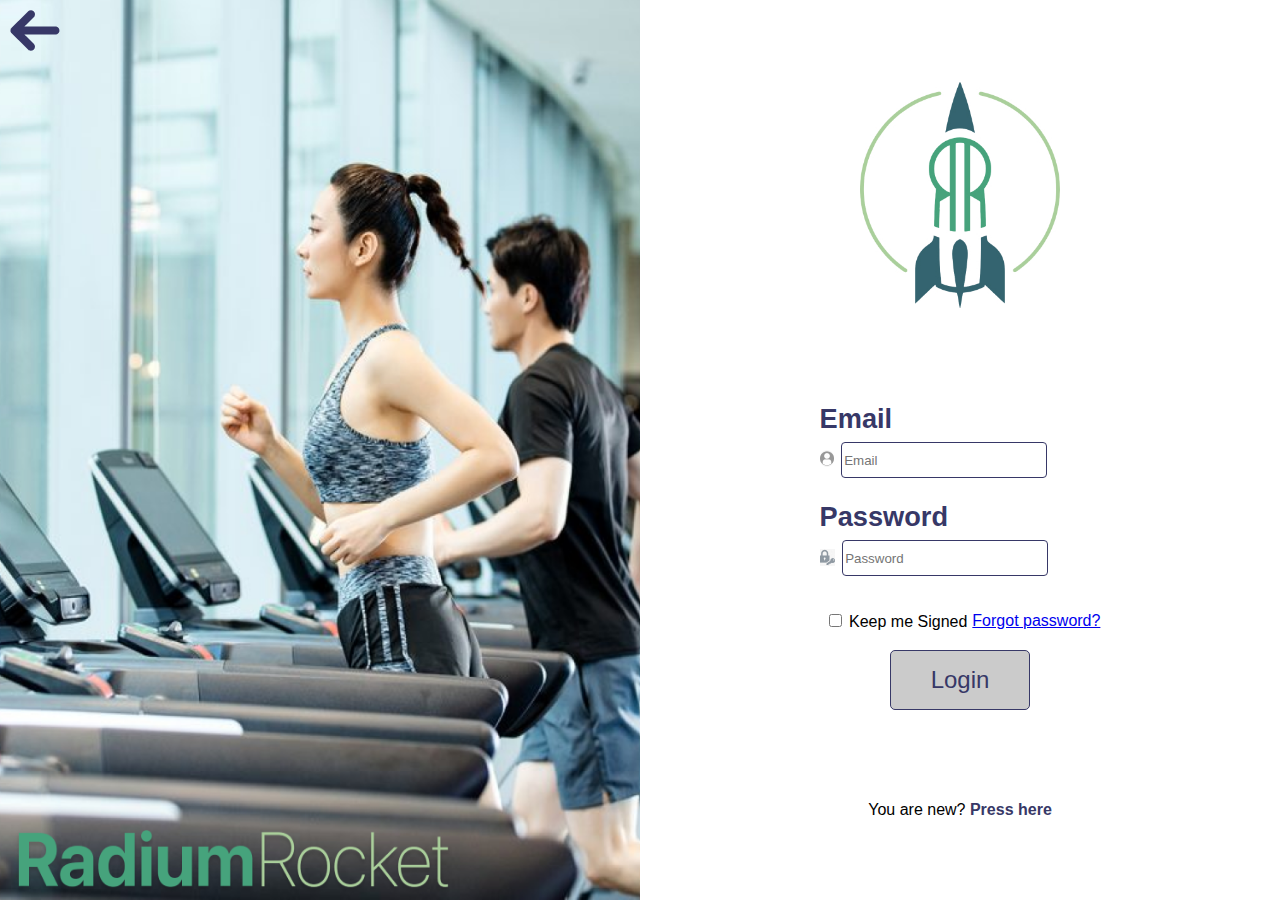
<file: Week-06/views/login.html>
<!DOCTYPE html>
<html lang="en">
  <head>
    <meta charset="UTF-8" />
    <meta http-equiv="X-UA-Compatible" content="IE=edge" />
    <meta name="viewport" content="width=device-width, initial-scale=1.0" />
    <title>MegaRocket SA - Login</title>
    <link rel="stylesheet" href="../css/reset.css" />
    <link rel="stylesheet" href="../css/login.css" />
    <script src="../js/login.js" defer></script>
  </head>
  <body>
    <div class="arrow-back-div">
      <a href="../views/index.html">
        <img src="../../assets/imgs/arrow-back.png" alt="arrow back" />
      </a>
    </div>
    <div class="image-desktop">
      <img class="image-desktop-img" src="../../assets/imgs/image-login-desktop.png" alt="" />
    </div>
    <div class="container">
      <div class="logo-rocket">
        <img
          class="logo-rocket-img"
          src="../../assets/imgs/logo-rocket-desktop.jpg"
          alt="logo rocket"
        />
      </div>
      <form>
        <div class="form-input-group">
          <label id="emailText" for="email">Email</label>
          <div>
            <img src="../../assets/imgs/user-form.png" alt="user icon" />
            <input
              class="inputs"
              id="emailInput"
              name="email"
              type="text"
              placeholder="Email"
            />
            <label id="errorEmail" class="label-none">Wrong Email</label>
          </div>
        </div>
        <div class="form-input-group">
          <label id="passwordText" for="password">Password</label>
          <div>
            <img
              src="../../assets/imgs/password-form.png"
              alt="password icon"
            />
            <input
              class="inputs"
              id="passwordInput"
              name="password"
              type="password"
              placeholder="Password"
            />
            <label id="errorPassword" class="label-none"></label>
          </div>
        </div>
        <div class="keep-forgot">
          <label class="keep-text">
            <input type="checkbox" name="keep-signed" id="keep-signed" />
            Keep me Signed
          </label>
          <a href="#">Forgot password?</a>
        </div>
        <button id="btn-login" class="button-login" type="submit">Login</button>
      </form>
      <div>
        <p class="new-user">
          You are new?
          <a class="prees-here" href="./sign-up.html">Press here</a>
        </p>
      </div>
    </div>
  </body>
</html>
</file>
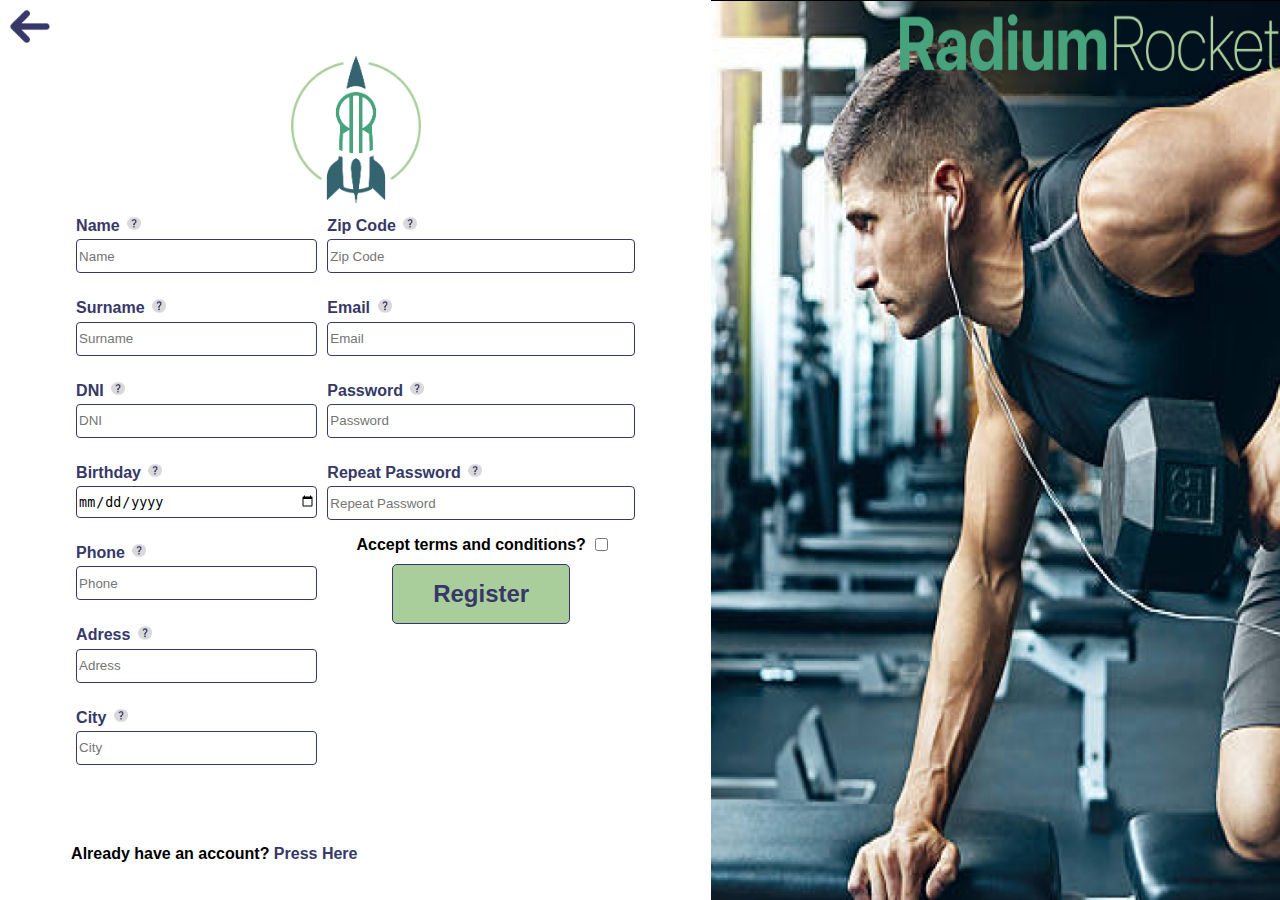
<file: Week-06/views/sign-up.html>
<!DOCTYPE html>
<html lang="en">
  <head>
    <meta charset="UTF-8" />
    <meta http-equiv="X-UA-Compatible" content="IE=edge" />
    <meta name="viewport" content="width=device-width, initial-scale=1.0" />
    <title>MegaRocket SA - Sign Up</title>
    <link rel="stylesheet" href="../css/reset.css" />
    <link rel="stylesheet" href="../css/sign-up.css" />
    <script src="../js/sign-up.js" defer></script>
  </head>
  <body>
    <div class="container-sign-up">
      <div class="arroy-back">
        <a href="./index.html">
          <img
            class="arrow-img"
            src="../../assets/imgs/arrow-back.png"
            alt="arrow back"
          />
        </a>
      </div>
      <div>
        <img
          class="logo-rocket"
          src="../../assets/imgs/logo-rocket-desktop.jpg"
          alt="logo rocket"
        />
      </div>
      <div class="container-form">
        <form class="form">
          <div class="group-input">
            <label id="nameText" for="name">
              Name
              <img
                class="icon-help"
                src="../../assets/imgs/icon-help-form.png"
                alt="help icon"
              />
            </label>
            <input
              class="inputs"
              id="nameInput"
              name="name"
              type="text"
              placeholder="Name"
            />
            <label id="nameError" class="label-none">Wrong Name</label>
          </div>
          <div class="group-input">
            <label id="surnameText" for="surname">
              Surname
              <img
                class="icon-help"
                src="../../assets/imgs/icon-help-form.png"
                alt="help icon"
              />
            </label>
            <input
              class="inputs"
              id="surnameInput"
              name="surname"
              type="text"
              placeholder="Surname"
            />
            <label id="surnameError" class="label-none">Wrong Surname</label>
          </div>
          <div class="group-input">
            <label id="dniText" for="dni">
              DNI
              <img
                class="icon-help"
                src="../../assets/imgs/icon-help-form.png"
                alt="help icon"
              />
            </label>
            <input
              class="inputs"
              id="dniInput"
              name="dni"
              type="text"
              placeholder="DNI"
            />
            <label id="dniError" class="label-none"></label>
          </div>
          <div class="group-input">
            <label id="birthdayText" for="birthday">
              Birthday
              <img
                class="icon-help"
                src="../../assets/imgs/icon-help-form.png"
                alt="help icon"
              />
            </label>
            <input
              class="inputs"
              id="birthdayInput"
              name="birthday"
              type="date"
            />
            <label id="errorBirthday" class="label-none"></label>
          </div>
          <div class="group-input">
            <label id="phoneText" for="phone">
              Phone
              <img
                class="icon-help"
                src="../../assets/imgs/icon-help-form.png"
                alt="help icon"
              />
            </label>
            <input
              class="inputs"
              id="phoneInput"
              name="phone"
              type="text"
              placeholder="Phone"
            />
            <label id="errorPhone" class="label-none"></label>
          </div>
          <div class="group-input">
            <label id="adressText" for="adress">
              Adress
              <img
                class="icon-help"
                src="../../assets/imgs/icon-help-form.png"
                alt="help icon"
              />
            </label>
            <input
              class="inputs"
              id="adressInput"
              name="adress"
              type="text"
              placeholder="Adress"
            />
            <label id="errorAdress" class="label-none"></label>
          </div>
          <div class="group-input">
            <label id="cityText" for="city">
              City
              <img
                class="icon-help"
                src="../../assets/imgs/icon-help-form.png"
                alt="help icon"
              />
            </label>
            <input
              class="inputs"
              id="cityInput"
              name="city"
              type="text"
              placeholder="City"
            />
            <label id="errorCity" class="label-none"></label>
          </div>
          <div class="group-input">
            <label id="zipCodeText" for="zipCode">
              Zip Code
              <img
                class="icon-help"
                src="../../assets/imgs/icon-help-form.png"
                alt="help icon"
              />
            </label>
            <input
              class="inputs"
              id="zipCode"
              name="zipCode"
              type="text"
              placeholder="Zip Code"
            />
            <label id="errorZipCode" class="label-none"></label>
          </div>
          <div class="group-input">
            <label id="emailText" for="email">
              Email
              <img
                class="icon-help"
                src="../../assets/imgs/icon-help-form.png"
                alt="help icon"
              />
            </label>
            <input
              class="inputs"
              id="emailInput"
              name="email"
              type="text"
              placeholder="Email"
            />
            <label id="errorEmail" class="label-none">Wrong Email</label>
          </div>
          <div class="group-input">
            <label id="passwordText" for="password">
              Password
              <img
                class="icon-help"
                src="../../assets/imgs/icon-help-form.png"
                alt="help icon"
              />
            </label>
            <input
              class="inputs"
              id="passwordInput"
              name="password"
              type="password"
              placeholder="Password"
            />
            <label id="errorPassword" class="label-none"></label>
          </div>
          <div class="group-input">
            <label id="passwordRepeatText" for="passwordRepeat">
              Repeat Password
              <img
                class="icon-help"
                src="../../assets/imgs/icon-help-form.png"
                alt="help icon"
              />
            </label>
            <input
              class="inputs"
              id="passwordRepeatInput"
              name="passwordRepeat"
              type="password"
              placeholder="Repeat Password"
            />
            <label id="errorPasswordRepeatClass" class="label-none"></label>
          </div>
          <div class="accept-terms">
            <p class="accept-text">Accept terms and conditions?</p>
            <input type="checkbox" id="acceptTerms" value="accept"/>
          </div>
          <button id="btnRegister" class="button-register" type="submit">Register</button>
        </form>
        <div class="have-account">
          <p>Already have an account? <a class="link-to-login" href="./login.html">Press Here</a></p>
        </div>
      </div>
    </div>
    <div class="img-desktop">
      <img
        class="img-desktop-register"
        src="../../assets/imgs/desktop-img-register.png"
        alt=""
      />
    </div>
  </body>
</html>
</file>
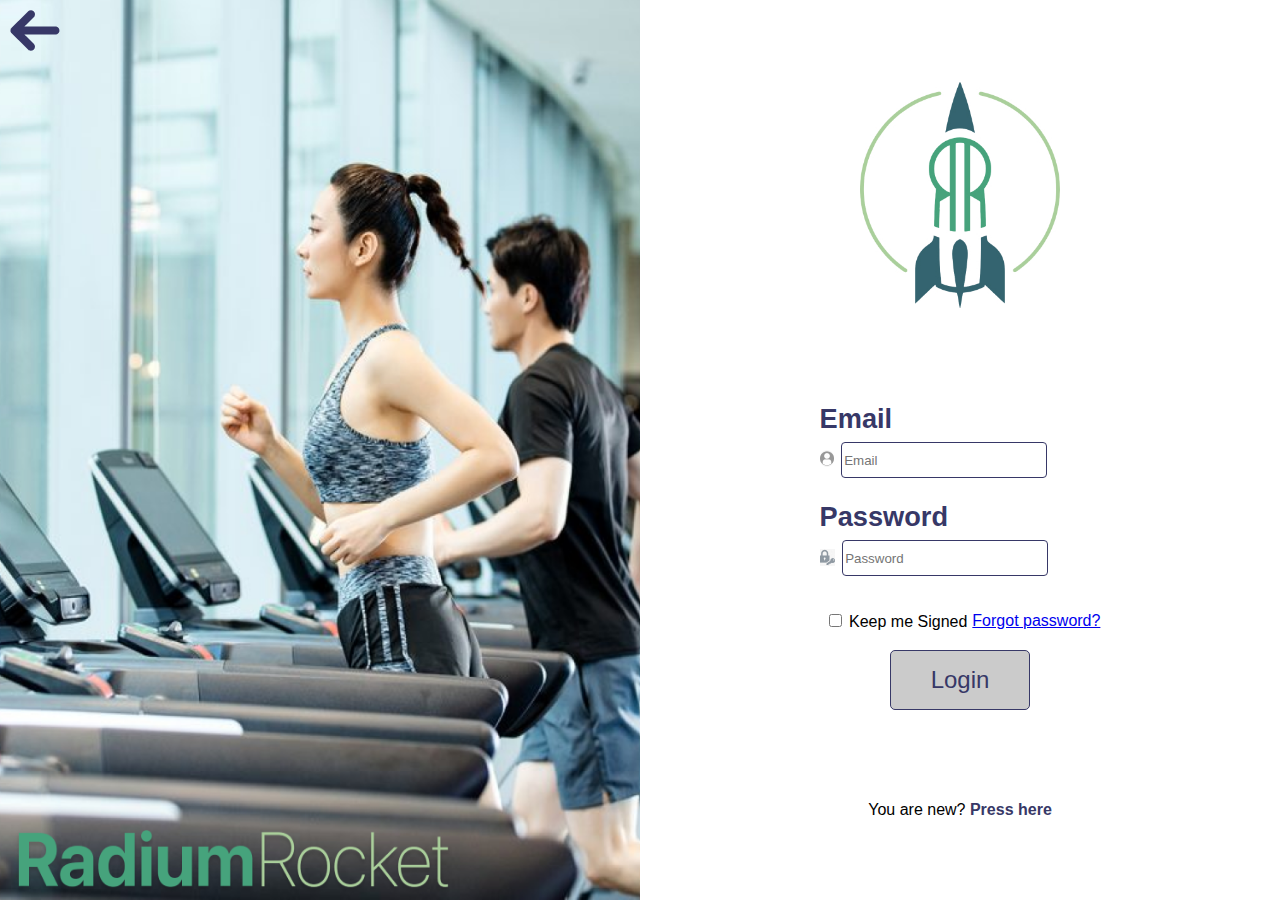
<file: Week-07/views/login.html>
<!DOCTYPE html>
<html lang="en">
  <head>
    <meta charset="UTF-8" />
    <meta http-equiv="X-UA-Compatible" content="IE=edge" />
    <meta name="viewport" content="width=device-width, initial-scale=1.0" />
    <title>MegaRocket SA - Login</title>
    <link rel="stylesheet" href="../css/reset.css" />
    <link rel="stylesheet" href="../css/login.css" />
    <script src="../js/login.js" defer></script>
  </head>
  <body>
    <div class="arrow-back-div">
      <a href="../views/index.html">
        <img src="../../assets/imgs/arrow-back.png" alt="arrow back" />
      </a>
    </div>
    <div class="image-desktop">
      <img
        class="image-desktop-img"
        src="../../assets/imgs/image-login-desktop.png"
        alt=""
      />
    </div>
    <div class="container">
      <div class="logo-rocket">
        <img
          class="logo-rocket-img"
          src="../../assets/imgs/logo-rocket-desktop.jpg"
          alt="logo rocket"
        />
      </div>
      <form>
        <div class="form-input-group">
          <label id="emailText" for="email">Email</label>
          <div>
            <img src="../../assets/imgs/user-form.png" alt="user icon" />
            <input
              class="inputs"
              id="emailInput"
              name="email"
              type="text"
              placeholder="Email"
            />
            <label id="errorEmail" class="label-none">Wrong Email</label>
          </div>
        </div>
        <div class="form-input-group">
          <label id="passwordText" for="password">Password</label>
          <div>
            <img
              src="../../assets/imgs/password-form.png"
              alt="password icon"
            />
            <input
              class="inputs"
              id="passwordInput"
              name="password"
              type="password"
              placeholder="Password"
            />
            <label id="errorPassword" class="label-none"></label>
          </div>
        </div>
        <div class="keep-forgot">
          <label class="keep-text">
            <input type="checkbox" name="keep-signed" id="keep-signed" />
            Keep me Signed
          </label>
          <a href="#">Forgot password?</a>
        </div>
        <button id="btn-login" class="button-login" type="submit">Login</button>
      </form>
      <div>
        <p class="new-user">
          You are new?
          <a class="prees-here" href="./sign-up.html">Press here</a>
        </p>
      </div>
    </div>
    <div class="modal-alert" id="modalAlert">
      <div class="modal-styles">
        <p class="title-modal" id="titleModal"></p>
        <p class="text-modal" id="contentModal"></p>
        <p class="text-modal" id="otherData"></p>
        <button class="btn-accept" id="btnModal">Accept</button>
      </div>
    </div>
    <div class="modal-alert" id="modalErrorAlert">
      <div class="modal-error-styles">
        <p class="title-error-modal" id="titleErrorModal">
          User or password incorrect.
        </p>
        <p class="text-error-modal" id="contentErrorModal"></p>
        <button class="btn-error" id="btnErrorModal">Accept</button>
      </div>
    </div>
  </body>
</html>
</file>
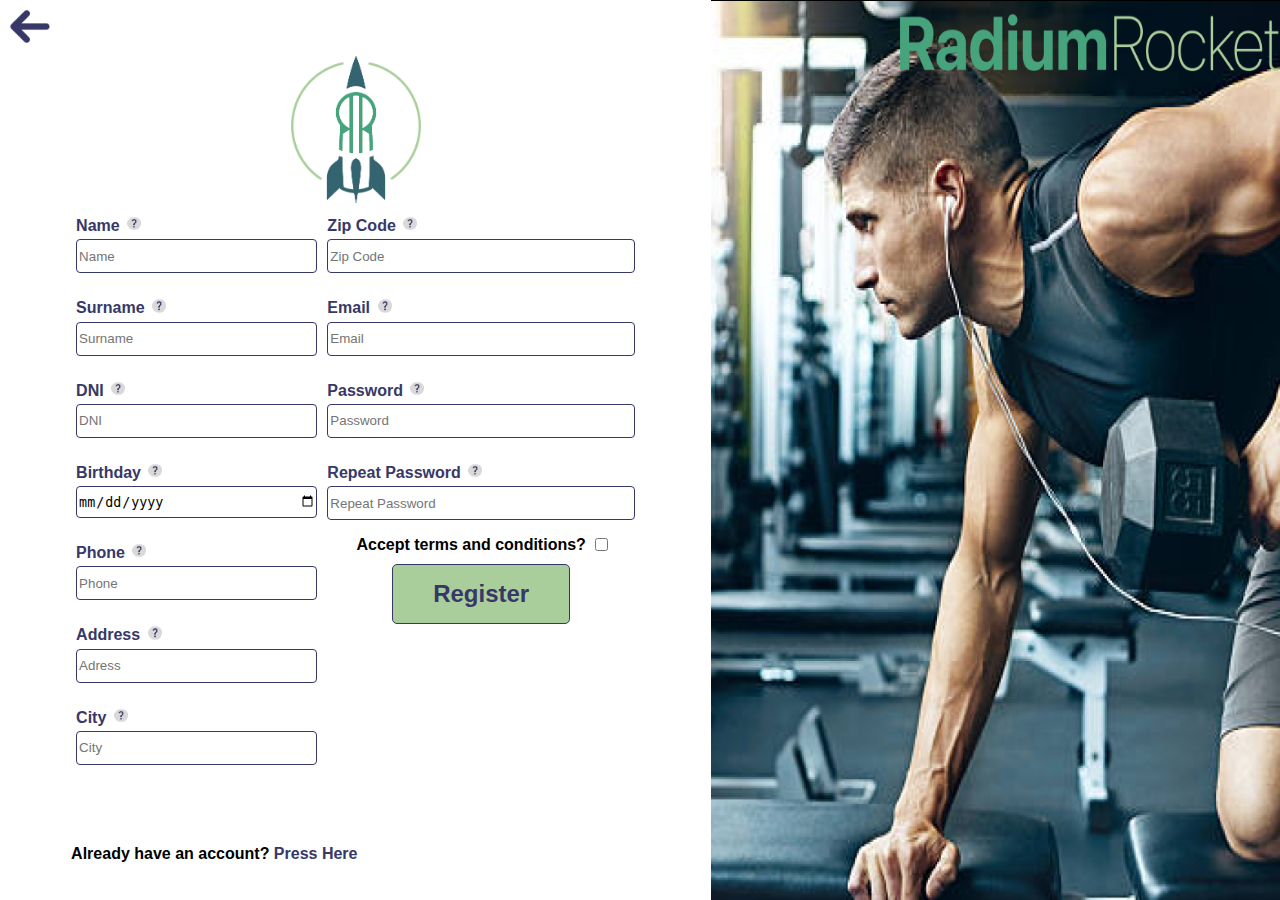
<file: Week-07/views/sign-up.html>
<!DOCTYPE html>
<html lang="en">
  <head>
    <meta charset="UTF-8" />
    <meta http-equiv="X-UA-Compatible" content="IE=edge" />
    <meta name="viewport" content="width=device-width, initial-scale=1.0" />
    <title>MegaRocket SA - Sign Up</title>
    <link rel="stylesheet" href="../css/reset.css" />
    <link rel="stylesheet" href="../css/sign-up.css" />
    <script src="../js/sign-up.js" defer></script>
  </head>
  <body>
    <div class="container-sign-up">
      <div class="arroy-back">
        <a href="./index.html">
          <img
            class="arrow-img"
            src="../../assets/imgs/arrow-back.png"
            alt="arrow back"
          />
        </a>
      </div>
      <div>
        <img
          class="logo-rocket"
          src="../../assets/imgs/logo-rocket-desktop.jpg"
          alt="logo rocket"
        />
      </div>
      <div class="container-form">
        <form class="form">
          <div class="group-input">
            <label id="nameText" for="name">
              Name
              <img
                class="icon-help"
                src="../../assets/imgs/icon-help-form.png"
                alt="help icon"
              />
            </label>
            <input
              class="inputs"
              id="nameInput"
              name="name"
              type="text"
              placeholder="Name"
            />
            <label id="nameError" class="label-none">Wrong Name</label>
          </div>
          <div class="group-input">
            <label id="surnameText" for="surname">
              Surname
              <img
                class="icon-help"
                src="../../assets/imgs/icon-help-form.png"
                alt="help icon"
              />
            </label>
            <input
              class="inputs"
              id="surnameInput"
              name="surname"
              type="text"
              placeholder="Surname"
            />
            <label id="surnameError" class="label-none">Wrong Surname</label>
          </div>
          <div class="group-input">
            <label id="dniText" for="dni">
              DNI
              <img
                class="icon-help"
                src="../../assets/imgs/icon-help-form.png"
                alt="help icon"
              />
            </label>
            <input
              class="inputs"
              id="dniInput"
              name="dni"
              type="text"
              placeholder="DNI"
            />
            <label id="dniError" class="label-none"></label>
          </div>
          <div class="group-input">
            <label id="birthdayText" for="birthday">
              Birthday
              <img
                class="icon-help"
                src="../../assets/imgs/icon-help-form.png"
                alt="help icon"
              />
            </label>
            <input
              class="inputs"
              id="birthdayInput"
              name="birthday"
              type="date"
            />
            <label id="errorBirthday" class="label-none"></label>
          </div>
          <div class="group-input">
            <label id="phoneText" for="phone">
              Phone
              <img
                class="icon-help"
                src="../../assets/imgs/icon-help-form.png"
                alt="help icon"
              />
            </label>
            <input
              class="inputs"
              id="phoneInput"
              name="phone"
              type="text"
              placeholder="Phone"
            />
            <label id="errorPhone" class="label-none"></label>
          </div>
          <div class="group-input">
            <label id="addressText" for="adress">
              Address
              <img
                class="icon-help"
                src="../../assets/imgs/icon-help-form.png"
                alt="help icon"
              />
            </label>
            <input
              class="inputs"
              id="addressInput"
              name="adress"
              type="text"
              placeholder="Adress"
            />
            <label id="errorAddress" class="label-none"></label>
          </div>
          <div class="group-input">
            <label id="cityText" for="city">
              City
              <img
                class="icon-help"
                src="../../assets/imgs/icon-help-form.png"
                alt="help icon"
              />
            </label>
            <input
              class="inputs"
              id="cityInput"
              name="city"
              type="text"
              placeholder="City"
            />
            <label id="errorCity" class="label-none"></label>
          </div>
          <div class="group-input">
            <label id="zipCodeText" for="zipCode">
              Zip Code
              <img
                class="icon-help"
                src="../../assets/imgs/icon-help-form.png"
                alt="help icon"
              />
            </label>
            <input
              class="inputs"
              id="zipCode"
              name="zipCode"
              type="text"
              placeholder="Zip Code"
            />
            <label id="errorZipCode" class="label-none"></label>
          </div>
          <div class="group-input">
            <label id="emailText" for="email">
              Email
              <img
                class="icon-help"
                src="../../assets/imgs/icon-help-form.png"
                alt="help icon"
              />
            </label>
            <input
              class="inputs"
              id="emailInput"
              name="email"
              type="text"
              placeholder="Email"
            />
            <label id="errorEmail" class="label-none">Wrong Email</label>
          </div>
          <div class="group-input">
            <label id="passwordText" for="password">
              Password
              <img
                class="icon-help"
                src="../../assets/imgs/icon-help-form.png"
                alt="help icon"
              />
            </label>
            <input
              class="inputs"
              id="passwordInput"
              name="password"
              type="password"
              placeholder="Password"
            />
            <label id="errorPassword" class="label-none"></label>
          </div>
          <div class="group-input">
            <label id="passwordRepeatText" for="passwordRepeat">
              Repeat Password
              <img
                class="icon-help"
                src="../../assets/imgs/icon-help-form.png"
                alt="help icon"
              />
            </label>
            <input
              class="inputs"
              id="passwordRepeatInput"
              name="passwordRepeat"
              type="password"
              placeholder="Repeat Password"
            />
            <label id="errorPasswordRepeatClass" class="label-none"></label>
          </div>
          <div class="accept-terms">
            <p class="accept-text">Accept terms and conditions?</p>
            <input type="checkbox" id="acceptTerms" value="accept"/>
          </div>
          <button id="btnRegister" class="button-register" type="submit">Register</button>
        </form>
        <div class="have-account">
          <p>Already have an account? <a class="link-to-login" href="./login.html">Press Here</a></p>
        </div>
      </div>
    </div>
    <div class="img-desktop">
      <img
        class="img-desktop-register"
        src="../../assets/imgs/desktop-img-register.png"
        alt=""
      />
    </div>
    <div class="modal-alert" id="modalAlert">
      <div class="modal-styles">
        <p class="title-modal" id="titleModal"></p>
        <p class="text-modal" id="contentModal"></p>
        <p class="text-modal" id="otherData"></p>
        <button class="btn-accept" id="btnModal">Accept</button>
      </div>
    </div>
    <div class="modal-alert" id="modalErrorAlert">
      <div class="modal-error-styles">
        <p class="title-error-modal" id="titleErrorModal">
          User or password incorrect.
        </p>
        <p class="text-error-modal" id="contentErrorModal"></p>
        <button class="btn-error" id="btnErrorModal">Accept</button>
      </div>
    </div>
  </body>
</html>
</file>
<file: Week-03/css/styles.css>
body {
    font-family: 'Roboto';
    font-style: normal;
}

header {
    position: relative;
    width: 80%;
    left: 20%;
}

aside {
    position: fixed;
    width: 20%;
    height: 100%;
}

a,
p,
label,
li {
    font-weight: bold;
    font-size: 15px;
    text-decoration: none;
}

main {
    position: relative;
    display: block;
    width: 80%;
    left: 20%;
}

textarea {
    display: block;
    width: 574px;
    height: 97px;
    margin: 10px 20px;
}

input {
    height: 40px;
    width: 20%;
    border-radius: 20px;
    vertical-align: middle;
}

form {
    padding: 20px 20px;
}

img.img-with-text {
    padding: 20px 10px;
    vertical-align: middle;
}

footer {
    position: relative;
    width: 80%;
    left: 20%;
    text-align: center;
}

footer small {
    position: relative;
    bottom: 50px;
    padding: 0px 175px 0px 0px;
    font-weight: 600;
    font-size: 20px;
    line-height: 23px;
}

.line-section {
    width: 80%;
    margin: 0 auto;
    border: 2px solid #373867;
}

.bg-blue {
    background-color: #373867;
}

.bg-white {
    background-color: #EBECF0;
}

.bg-green {
    background-color: #AACE9B;
}

.letter-blue {
    color: #373867;
}

.letter-white {
    color: #EBECF0;
}

.subtitles {
    display: block;
    padding: 10px 0px;
    margin: 0px 10px;
    color: #373867;
    font-weight: 700;
    font-size: 20px;
    line-height: 35px;
}

.btn {
    padding: 10px 30px;
    margin: 10px;
    border: 1px solid #373867;
    border-radius: 2px;
    font-family: 'Roboto';
    font-weight: 700;
    font-size: 16px;
    line-height: 19px;
}

.header-logo {
    position: relative;
    padding: 45px 0px 45px 50px;
}

.header-title {
    position: absolute;
    display: inline;
    padding: 40px 0px 0px 55px;
    color: #AACE9B;
    font-weight: 700;
    font-size: 40px;
    line-height: 47px;
}

.nav-logo {
    padding: 5px 0px 0px 95px;
    width: 80px;
    height: 100px;
}

.nav-ul {
    padding: 20px 50px 15px 40px;
}

.nav-ul-li {
    padding: 20px 50px;
    margin: 10px;
    border: 1px solid #373867;
    border-radius: 2px;
}

.aside-other-op {
    padding: 0px 10px;
    font-weight: 700;
    font-size: 25px;
    line-height: 35px;
    text-align: center;
}

.aside-other-op-ul-li {
    padding: 0px 44px;
    margin: 10px;
}

.li-a-logo {
    position: relative;
    width: 30px;
    height: 30px;
    top: 6px;
    padding: 0px 10px 0px 20px;
}

.section {
    padding: 10px 20px;
}

.section-one h2 {
    width: 50%;
    font-weight: 700;
    font-size: 30px;
    line-height: 35px;
}

.section-one p {
    display: inline-block;
    width: 50%;
    padding: 10px 0px;
    font-size: 20px;
    vertical-align: top;
}

.section-one img {
    position: relative;
    width: 40%;
    height: 40%;
}

.section-two-div {
    height: 500px;
    border-radius: 10px;
    background-image: url("../img/background-img-gym.png");
    background-color: #cccccc;
    background-position: center;
    background-repeat: no-repeat;
    background-size: cover;
    text-align: center;
}

.section-two-div h2 {
    padding: 50px 0px;
    font-weight: 700;
    font-size: 40px;
    line-height: 47px;
}

.sec-two-ul-li {
    width: 60%;
    margin: 20px;
    padding: 30px 30px;
    border: 1px solid #373867;
    border-radius: 2px;
}

.sec-two-list-type {
    display: inline-block;
}

.section-three h2 {
    display: inline;
    font-weight: 700;
    font-size: 30px;
    line-height: 35px;
}

.section-three img {
    position: relative;
    top: 13px;
}

.form label {
    display: block;
    padding: 10px 0px;
}

.form label input {
    margin-left: 20px;
}

.reason-group div input,
input[type=radio] {
    width: 13px;
    border-radius: 20px;
    accent-color: #34636E;
}

.section-four h2 {
    padding: 10px 0px;
    font-weight: 700;
    font-size: 30px;
    line-height: 35px;
}

.section-four-div {
    height: 500px;
    width: 100%;
    border-radius: 10px;
    background-image: url("../img/background2-img-gym.png");
    background-color: #cccccc;
    background-position: center;
    background-repeat: no-repeat;
    background-size: cover;
    text-align: center;
}

.section-four-div p {
    width: 50%;
    margin: auto;
    padding: 150px 0px;
    font-size: 20px;
}

.section-five {
    padding: 20px 30px;
}

.section-five-div {
    display: inline-block;
    padding: 20px 0px;
    margin-left: 167px;
    vertical-align: middle;
}

.section-five-div h2 {
    display: inline-block;
    margin: 20px 10px;
    padding: 10px 0px;
    font-weight: 700;
    font-size: 30px;
    line-height: 35px;
}

.sec-five-li ul,
.sec-five-li img {
    display: inline-block;
    margin: 50px 0px;
    vertical-align: middle;
}

.sec-five-li ul h3 {
    padding: 10px;
    font-weight: bold;
    font-size: 20px;
    line-height: 23px;
}

.sec-five-li ul li {
    padding: 5px 10px;
}

.footer-img-gmail {
    position: relative;
    bottom: 30px;
}

.footer-img-facebook {
    position: relative;
    left: 14px;
}

.footer-img-insta {
    position: relative;
    bottom: 12px;
}
</file>
<file: Week-04/css/styles.css>
body {
    display: flex;
    flex-direction: column;
    font-family: 'Roboto', sans-serif;
    font-style: normal;
}

a {
    text-decoration: none;
}

.bg-blue {
    background-color: #373867;
}

.bg-white {
    background-color: #EBECF0;
}

.bg-green {
    background-color: #AACE9B;
}

.letter-blue {
    color: #373867;
}

.letter-white {
    color: #EBECF0;
}

.letter-green {
    color: #34646F;
}

@media only screen and (min-width: 480px) {
    body {
        flex-direction: row;
    }
}
</file>
<file: Week-04/css/header.css>
.header-logo {
  display: none;
}

header {
  display: flex;
  align-items: center;
  font-size: 1.25rem;
  font-weight: bold;
}

.header-title {
  margin: 0 18px;
  color: #AACE9B;
}

@media only screen and (min-width: 480px) {
  header {
    padding: 30px;
  }

  .header-logo {
    display: block;
    width: 150px;
  }

  .header-title {
    font-size: 0.9rem;
  }
}

@media only screen and (min-width: 768px) {
  .header-title {
    font-size: 1.4rem;
  }
}
</file>
<file: Week-04/css/aside.css>
.div-other-op,
.nav-logo-desktop,
.aside-nav-ul-li:nth-child(4) {
  display: none;
}

.aside-div {
  position: sticky;
  display: none;
  flex-direction: column;
  align-items: center;
  justify-content: space-between;
  top: 0;
  height: 100vh;
  width: 100%;
  background-color: white;
  font-weight: bold;
}

.img-hamburger {
  width: 30px;
  padding: 20px;
  align-self: start;
  cursor: pointer;
}

.aside-nav-ul-li {
  display: flex;
  justify-content: center;
  align-items: center;
  width: 50%;
  padding: 15px 40px;
  margin: 5px auto;
  border: 1px solid green;
  border-radius: 5px;
  -webkit-text-stroke: 0.5px yellowgreen;
  text-align: center;
}

.a-info {
  display: flex;
  align-items: center;
  color: #373867;
}

.a-info-img {
  width: 30px;
  height: 30px;
  margin: 5px 0;
}

.aside-div-phone {
  display: flex;
  flex-direction: column;
  align-items: center;
}

.aside-div-phone img {
  width: 60px;
}

.aside-logos {
  display: flex;
  align-items: center;
  justify-content: flex-end;
  width: 90%;
}

.aside-logos a {
  padding: 0 5px;
}

.aside-logos-img {
  width: 23px;
  height: 21px;
}

@media screen and (min-width: 480px) {
  .aside-div {
    display: flex;
    width: 20%;
    background-color: #AACE9B;
    justify-content: space-around;
  }

  .nav {
    display: flex;
    flex-direction: column;
    align-items: center;
  }

  .nav-logo-desktop {
    display: block;
    width: 50px;
  }

  .aside-nav-ul-li:nth-child(4) {
    display: flex;
  }

  .aside-nav-ul-li {
    width: 20%;
    padding: 10px 25px;
    font-size: 1.3vw;
  }

  .div-other-op {
    display: block;
    font-size: 0.6rem;
  }

  .aside-other-op-ul {
    margin: 15px 0;
  }

  .aside-other-op-ul li {
    margin: 10px 0;
  }

  .a-info {
    font-size: 0.5rem;
  }

  .a-info-img {
    width: 20px;
    height: 20px;
    margin: 5px 0;
  }

  .aside-ul-info {
    padding: 5px;
    text-shadow: 0 4px 4px rgba(0, 0, 0, 0.25), 0 4px 4px rgba(0, 0, 0, 0.25);
  }

  .img-hamburger,
  .aside-logos,
  .aside-div-phone {
    display: none;
  }
}

@media screen and (min-width: 768px) {
  .aside-nav-ul-li {
    padding: 15px 40px;
  }

  .div-other-op {
    font-size: 0.8rem;
  }

  .a-info {
    font-size: 0.8rem;
  }
}

@media screen and (min-width: 1024px) {
  .aside-nav-ul-li {
    width: 40%;
    margin: 10px 0;
    border: 1px solid #373867;
    -webkit-text-stroke: 0;
  }

  .nav-ul {
    display: flex;
    flex-direction: column;
    align-items: center;
  }

  .div-other-op {
    font-size: 1rem;
  }

  .a-info {
    font-size: 0.9rem;
  }
}
</file>
<file: Week-04/css/main.css>
.section-reason {
  display: flex;
  flex-direction: column;
  align-items: center;
}

.section-reason-title {
  margin: 30px 0;
  width: 90%;
  text-align: center;
  font-weight: bold;
  font-size: 1.25rem;
}

.section-reason-div {
  display: flex;
  flex-direction: column-reverse;
  align-items: center;
  margin: 0 0 5rem 0;
}

.section-reason-img {
  width: 100%;
}

.section-reason-div p {
  width: 80%;
  margin: 20px 0;
  color: #373867;
  text-shadow: 0 4px 4px rgba(0, 0, 0, 0.25), 0 4px 4px rgba(0, 0, 0, 0.25);
}

.section-help {
  display: flex;
  flex-direction: column;
  justify-content: space-evenly;
  align-items: center;
  background-image: url("../img/background-img-gym.png");
  background-position: center;
  background-repeat: no-repeat;
  background-size: cover;
}

.section-help-title {
  margin: 5rem 0;
  text-align: center;
  font-size: 2.5rem;
  font-weight: bold;
}

.sec-help-list-type {
  display: flex;
  flex-direction: column;
  width: 70%;
}

.div-list {
  display: flex;
  flex-direction: column;
  align-items: center;
  margin: 0 0 5rem 0;
}

.sec-help-list-type li {
  display: flex;
  justify-content: center;
  align-items: center;
  height: 50px;
  margin: 10px 0;
  border: 1px solid #373867;
  border-radius: 3px;
}

.help-types {
  padding: 10px;
  text-align: center;
  font-size: 1.25rem;
  font-weight: bold;
}

.section-contact {
  display: flex;
  flex-direction: column;
  align-items: center;
  font-weight: bold;
}

.section-contact-div {
  display: flex;
  justify-content: center;
  align-items: center;
  padding: 15px 0;
  font-size: 1.8rem;
}

.section-contact-div img {
  margin: 0 10px;
  width: 30px;
}

.form {
  width: 80%;
}

.label {
  display: flex;
  justify-content: space-between;
  align-items: center;
  margin: 10px 0;
}

.input-form {
  height: 10px;
  padding: 10px;
  border: 1px solid #000000;
  border-radius: 20px;
}

.form-subtitles {
  margin: 20px 0;
}

.form-div-label {
  display: block;
  margin: 10px 0;
  font-size: 0.8rem;
}

.form-message {
  display: flex;
  flex-direction: column;
  margin: 15px 0;
}

.textarea {
  margin: 10px 0;
  border-radius: 10px;
}

.form-btn {
  padding: 10px;
  border-radius: 10px;
  border: none;
  font-size: 1rem;
  cursor: pointer;
}

.form-btn-reset {
  background-color: white;
  border: 1px solid #373867;
}

.section-our-history {
  display: flex;
  flex-direction: column;
  justify-content: space-evenly;
  padding: 15px 0;
  text-align: center;
  font-size: 1.25rem;
  font-weight: bold;
}

.section-our-history-div {
  height: 90%;
  width: 100%;
  border-radius: 10px;
  background-image: url("../img/background2-img-gym-blur.png");
  background-position: center;
  background-repeat: no-repeat;
  background-size: cover;
}

.section-our-history-title {
  margin: 2rem 0;
}

.section-our-history-p{
  display: flex;
  justify-content: center;
  align-items: center;
  height: 100%;
  margin: 10rem 3.5rem;
  text-shadow: 0 4px 4px rgba(0, 0, 0, 0.25), 0 4px 4px rgba(0, 0, 0, 0.25);
  text-align: justify;
  font-size: 0.9rem;
  line-height: 20px;
}

.section-act_member-div {
  display: flex;
  align-items: center;
  flex-direction: column;
  padding: 20px 0;
  font-size: 0.9rem;
  font-weight: bold;
}

.section-act_member-title {
  font-size: 0.9rem;
  margin: 1.5rem 0;
}

.img-with-text {
  display: flex;
  align-items: center;
  margin: 20px 0;
}

.img {
  width: 40px;
  height: 30px;
  margin: 0 20px;
  vertical-align: middle;
}

.section-five-img2 {
  width: 20px;
  height: 20px;
  margin: 0 15px;
}

.sec-five-li {
  display: flex;
  align-items: center;
  flex-direction: column;
  margin: 20px 0;
}

.list-memberships-types {
  display: flex;
  align-items: center;
}

.ul-title {
  margin: 10px 0;
}

.sec-five-ul li {
  font-size: 0.6rem;
}

@media all and (min-width: 480px) {
  .section-reason-div p {
    text-shadow: none;
  }

  .section-our-history {
    font-size: 1.5rem;
  }

  .section-our-history-p{
    margin: 10rem 3.5rem;
  }

  .section-act_member-title {
    font-size: 1.5rem;
  }

  .section-five-ul-activities {
    display: flex;
    flex-direction: column;
    justify-content: start;
    align-items: start;
    flex-wrap: wrap;
    width: 80%;
    height: 245px;
  }

  .img-with-text {
    font-size: 1.3rem;
  }

  .section-five-img2 {
    width: 25px;
    height: 25px;
  }

  .sec-five-ul li {
    font-size: 1rem;
  }

}

@media only screen and (min-width: 768px) {
  .section-reason-div p {
    font-size: 1.3rem;
  }

  .section-reason-title {
    font-size: 2rem;
  }

  .sec-help-list-type li {
    height: 80px;
  }

  .form {
    font-size: 1.3rem;
  }

  .section-our-history-p {
    margin: 10rem 7rem;
    font-size: 1.3rem;
  }

  .section-five-ul-activities {
    flex-wrap: wrap;
    align-content: center;
    height: 300px;
  }

  .img {
    width: 65px;
    height: 46px;
  }
}

@media screen and (min-width: 1024px) {
  .line-section {
    width: 90%;
    margin: 10px auto;
    border: 2px solid #373867;
  }

  .section-reason-title {
    text-align: start;
  }

  .section-reason-div {
    flex-direction: row;
    align-items: flex-start;
    padding: 20px;
  }

  .section-reason-div p {
    font-size: 1.5rem;
  }

  .section-reason-img {
    width: 50%;
  }

  .div-list {
    flex-direction: row;
  }

  .sec-help-list-type {
    margin: 20px;
    gap: 5rem;
  }

  .sec-help-list-type li:hover {
    opacity: 0.8;
    cursor: pointer;
  }

  .section-contact {
    align-items: start;
    padding: 10px 60px;
  }

  .section-our-history-p{
    margin: 13rem 10rem;
    line-height: 30px;
  }

  .label {
    width: 50%;
  }

  .section-our-history-title {
    align-self: flex-start;
  }

  .section-our-history-div {
    background-image: url("../img/background2-img-gym-no_blur.png");
  }

  .section-our-history {
    padding: 20px;
  }

  .section-activities {
    display: flex;
    justify-content: space-evenly;
    align-items: baseline;
  }

  .section-five-ul-activities {
    align-items: start;
    height: initial;
  }
}
</file>
<file: Week-04/css/footer.css>
.footer {
  display: flex;
  justify-content: space-evenly;
  align-items: center;
  padding: 10px;
}

.footer-text {
  width: 80%;
  font-size: 0.6rem;
}

.footer-img {
  width: 13px;
  height: 12px;
}

@media only screen and (min-width: 480px) {
  .footer-img {
    width: 20px;
    height: 20px;
  }
}

@media only screen and (min-width: 768px) {
  .footer-text {
    width: 50%;
  }

  .footer-img {
    width: 39px;
    height: 33px;
  }
}

@media only screen and (min-width: 1024px) {
  .footer-text {
    font-size: 1rem;
  }
}
</file>
<file: Week-06/css/styles.css>
body {
    display: flex;
    flex-direction: column;
    font-family: 'Roboto', sans-serif;
    font-style: normal;
}

a {
    text-decoration: none;
}

.bg-blue {
    background-color: #373867;
}

.bg-white {
    background-color: #EBECF0;
}

.bg-green {
    background-color: #AACE9B;
}

.letter-blue {
    color: #373867;
}

.letter-white {
    color: #EBECF0;
}

.letter-green {
    color: #34646F;
}

@media only screen and (min-width: 480px) {
    body {
        flex-direction: row;
    }
}
</file>
<file: Week-06/css/header.css>
.header-logo {
  display: none;
}

header {
  display: flex;
  align-items: center;
  font-size: 1.25rem;
  font-weight: bold;
}

.header-title {
  margin: 0 18px;
  color: #AACE9B;
}

@media only screen and (min-width: 480px) {
  header {
    padding: 30px;
  }

  .header-logo {
    display: block;
    width: 150px;
  }

  .header-title {
    font-size: 0.9rem;
  }
}

@media only screen and (min-width: 768px) {
  .header-title {
    font-size: 1.4rem;
  }
}
</file>
<file: Week-06/css/aside.css>
.div-other-op,
.nav-logo-desktop,
.aside-nav-ul-li:nth-child(4) {
  display: none;
}

.aside-div {
  position: sticky;
  display: none;
  flex-direction: column;
  align-items: center;
  justify-content: space-between;
  top: 0;
  height: 100vh;
  width: 100%;
  background-color: white;
  font-weight: bold;
}

.img-hamburger {
  width: 30px;
  padding: 20px;
  align-self: start;
  cursor: pointer;
}

.aside-nav-ul-li {
  display: flex;
  justify-content: center;
  align-items: center;
  width: 50%;
  padding: 15px 40px;
  margin: 5px auto;
  border: 1px solid green;
  border-radius: 5px;
  -webkit-text-stroke: 0.5px yellowgreen;
  text-align: center;
}

.a-info {
  display: flex;
  align-items: center;
  color: #373867;
}

.a-info-img {
  width: 30px;
  height: 30px;
  margin: 5px 0;
}

.aside-div-phone {
  display: flex;
  flex-direction: column;
  align-items: center;
}

.aside-div-phone img {
  width: 60px;
}

.aside-logos {
  display: flex;
  align-items: center;
  justify-content: flex-end;
  width: 90%;
}

.aside-logos a {
  padding: 0 5px;
}

.aside-logos-img {
  width: 23px;
  height: 21px;
}

@media screen and (min-width: 480px) {
  .aside-div {
    display: flex;
    width: 20%;
    background-color: #AACE9B;
    justify-content: space-around;
  }

  .nav {
    display: flex;
    flex-direction: column;
    align-items: center;
  }

  .nav-logo-desktop {
    display: block;
    width: 50px;
  }

  .aside-nav-ul-li:nth-child(4) {
    display: flex;
  }

  .aside-nav-ul-li {
    width: 20%;
    padding: 10px 25px;
    font-size: 1.3vw;
  }

  .div-other-op {
    display: block;
    font-size: 0.6rem;
  }

  .aside-other-op-ul {
    margin: 15px 0;
  }

  .aside-other-op-ul li {
    margin: 10px 0;
  }

  .a-info {
    font-size: 0.5rem;
  }

  .a-info-img {
    width: 20px;
    height: 20px;
    margin: 5px 0;
  }

  .aside-ul-info {
    padding: 5px;
    text-shadow: 0 4px 4px rgba(0, 0, 0, 0.25), 0 4px 4px rgba(0, 0, 0, 0.25);
  }

  .img-hamburger,
  .aside-logos,
  .aside-div-phone {
    display: none;
  }
}

@media screen and (min-width: 768px) {
  .aside-nav-ul-li {
    padding: 15px 40px;
  }

  .div-other-op {
    font-size: 0.8rem;
  }

  .a-info {
    font-size: 0.8rem;
  }
}

@media screen and (min-width: 1024px) {
  .aside-nav-ul-li {
    width: 40%;
    margin: 10px 0;
    border: 1px solid #373867;
    -webkit-text-stroke: 0;
  }

  .nav-ul {
    display: flex;
    flex-direction: column;
    align-items: center;
  }

  .div-other-op {
    font-size: 1rem;
  }

  .a-info {
    font-size: 0.9rem;
  }
}
</file>
<file: Week-06/css/main.css>
.section-reason {
  display: flex;
  flex-direction: column;
  align-items: center;
}

.section-reason-title {
  margin: 30px 0;
  width: 90%;
  text-align: center;
  font-weight: bold;
  font-size: 1.25rem;
}

.section-reason-div {
  display: flex;
  flex-direction: column-reverse;
  align-items: center;
  margin: 0 0 5rem 0;
}

.section-reason-img {
  width: 100%;
}

.section-reason-div p {
  width: 80%;
  margin: 20px 0;
  color: #373867;
  text-shadow: 0 4px 4px rgba(0, 0, 0, 0.25), 0 4px 4px rgba(0, 0, 0, 0.25);
}

.section-help {
  display: flex;
  flex-direction: column;
  justify-content: space-evenly;
  align-items: center;
  background-image: url("../../assets/imgs/background-img-gym.png");
  background-position: center;
  background-repeat: no-repeat;
  background-size: cover;
}

.section-help-title {
  margin: 5rem 0;
  text-align: center;
  font-size: 2.5rem;
  font-weight: bold;
}

.sec-help-list-type {
  display: flex;
  flex-direction: column;
  width: 70%;
}

.div-list {
  display: flex;
  flex-direction: column;
  align-items: center;
  margin: 0 0 5rem 0;
}

.sec-help-list-type li {
  display: flex;
  justify-content: center;
  align-items: center;
  height: 50px;
  margin: 10px 0;
  border: 1px solid #373867;
  border-radius: 3px;
}

.help-types {
  padding: 10px;
  text-align: center;
  font-size: 1.25rem;
  font-weight: bold;
}

.section-contact {
  display: flex;
  flex-direction: column;
  align-items: center;
  font-weight: bold;
}

.section-contact-div {
  display: flex;
  justify-content: center;
  align-items: center;
  padding: 15px 0;
  font-size: 1.8rem;
}

.section-contact-div img {
  margin: 0 10px;
  width: 30px;
}

.form {
  width: 80%;
}

.label {
  display: flex;
  justify-content: space-between;
  align-items: center;
  margin: 10px 0;
}

.input-form {
  height: 10px;
  padding: 10px;
  border: 1px solid #000000;
  border-radius: 20px;
}

.form-subtitles {
  margin: 20px 0;
}

.form-div-label {
  display: block;
  margin: 10px 0;
  font-size: 0.8rem;
}

.form-message {
  display: flex;
  flex-direction: column;
  margin: 15px 0;
}

.textarea {
  width: 80%;
  margin: 10px 0;
  border-radius: 10px;
}

.label-none {
  display: none;
}

.error-text {
  color: red;
}

.error-input {
  border: 1px solid red;
}

.error {
  display: flex;
  margin: 5px 0;
  font-size: 0.8rem;
  color: red;
}

.validate-input {
  border: 2px solid green;
}

.form-btn {
  padding: 10px;
  border-radius: 10px;
  border: none;
  font-size: 1rem;
  cursor: pointer;
}

.form-btn-reset {
  background-color: white;
  border: 1px solid #373867;
}

.section-our-history {
  display: flex;
  flex-direction: column;
  justify-content: space-evenly;
  padding: 15px 0;
  text-align: center;
  font-size: 1.25rem;
  font-weight: bold;
}

.section-our-history-div {
  height: 90%;
  width: 100%;
  border-radius: 10px;
  background-image: url("../../assets/imgs/background2-img-gym-blur.png");
  background-position: center;
  background-repeat: no-repeat;
  background-size: cover;
}

.section-our-history-title {
  margin: 2rem 0;
}

.section-our-history-p{
  display: flex;
  justify-content: center;
  align-items: center;
  height: 100%;
  margin: 10rem 3.5rem;
  text-shadow: 0 4px 4px rgba(0, 0, 0, 0.25), 0 4px 4px rgba(0, 0, 0, 0.25);
  text-align: justify;
  font-size: 0.9rem;
  line-height: 20px;
}

.section-act_member-div {
  display: flex;
  align-items: center;
  flex-direction: column;
  padding: 20px 0;
  font-size: 0.9rem;
  font-weight: bold;
}

.section-act_member-title {
  font-size: 0.9rem;
  margin: 1.5rem 0;
}

.img-with-text {
  display: flex;
  align-items: center;
  margin: 20px 0;
}

.img {
  width: 40px;
  height: 30px;
  margin: 0 20px;
  vertical-align: middle;
}

.section-five-img2 {
  width: 20px;
  height: 20px;
  margin: 0 15px;
}

.sec-five-li {
  display: flex;
  align-items: center;
  flex-direction: column;
  margin: 20px 0;
}

.list-memberships-types {
  display: flex;
  align-items: center;
}

.ul-title {
  margin: 10px 0;
}

.sec-five-ul li {
  font-size: 0.6rem;
}

@media all and (min-width: 480px) {
  .section-reason-div p {
    text-shadow: none;
  }

  .section-our-history {
    font-size: 1.5rem;
  }

  .section-our-history-p{
    margin: 10rem 3.5rem;
  }

  .section-act_member-title {
    font-size: 1.5rem;
  }

  .section-five-ul-activities {
    display: flex;
    flex-direction: column;
    justify-content: start;
    align-items: start;
    flex-wrap: wrap;
    width: 80%;
    height: 245px;
  }

  .img-with-text {
    font-size: 1.3rem;
  }

  .section-five-img2 {
    width: 25px;
    height: 25px;
  }

  .sec-five-ul li {
    font-size: 1rem;
  }

}

@media only screen and (min-width: 768px) {
  .section-reason-div p {
    font-size: 1.3rem;
  }

  .section-reason-title {
    font-size: 2rem;
  }

  .sec-help-list-type li {
    height: 80px;
  }

  .form {
    font-size: 1.3rem;
  }

  .section-our-history-p {
    margin: 10rem 7rem;
    font-size: 1.3rem;
  }

  .section-five-ul-activities {
    flex-wrap: wrap;
    align-content: center;
    height: 300px;
  }

  .img {
    width: 65px;
    height: 46px;
  }
}

@media screen and (min-width: 1024px) {
  .line-section {
    width: 90%;
    margin: 10px auto;
    border: 2px solid #373867;
  }

  .section-reason-title {
    text-align: start;
  }

  .section-reason-div {
    flex-direction: row;
    align-items: flex-start;
    padding: 20px;
  }

  .section-reason-div p {
    font-size: 1.5rem;
  }

  .section-reason-img {
    width: 50%;
  }

  .div-list {
    flex-direction: row;
  }

  .sec-help-list-type {
    margin: 20px;
    gap: 5rem;
  }

  .sec-help-list-type li:hover {
    opacity: 0.8;
    cursor: pointer;
  }

  .section-contact {
    align-items: start;
    padding: 10px 60px;
  }

  .section-our-history-p{
    margin: 13rem 10rem;
    line-height: 30px;
  }

  .label {
    width: 50%;
  }

  .section-our-history-title {
    align-self: flex-start;
  }

  .section-our-history-div {
    background-image: url("../../assets/imgs/background2-img-gym-no_blur.png");
  }

  .section-our-history {
    padding: 20px;
  }

  .section-activities {
    display: flex;
    justify-content: space-evenly;
    align-items: baseline;
  }

  .section-five-ul-activities {
    align-items: start;
    height: initial;
  }
}
</file>
<file: Week-06/css/footer.css>
.footer {
  display: flex;
  justify-content: space-evenly;
  align-items: center;
  padding: 10px;
}

.footer-text {
  width: 80%;
  font-size: 0.6rem;
}

.footer-img {
  width: 13px;
  height: 12px;
}

@media only screen and (min-width: 480px) {
  .footer-img {
    width: 20px;
    height: 20px;
  }
}

@media only screen and (min-width: 768px) {
  .footer-text {
    width: 50%;
  }

  .footer-img {
    width: 39px;
    height: 33px;
  }
}

@media only screen and (min-width: 1024px) {
  .footer-text {
    font-size: 1rem;
  }
}
</file>
<file: Week-06/css/login.css>
body {
    display: flex;
    flex-direction: column;
    align-items: center;
    height: 100vh;
    font-family: 'Roboto', sans-serif;
    font-style: normal;
}

.image-desktop {
    display: none;
}

.container {
    display: flex;
    flex-direction: column;
    justify-content: space-evenly;
    align-items: center;
    height: 100%;
    width: 100%;
}

.logo-rocket {
    display: flex;
    justify-content: center;
    width: 80%;
}

.logo-rocket-img {
    width: 120px;
}

.arrow-back-div {
    align-self: start;
    padding: 10px;
}

.form-input-group {
    font-size: 1rem;
    margin: 15px 0;
    color: #373867;
    font-weight: bold;
}

.inputs {
    margin: 10px 0;
    height: 20px;
    width: 80%;
    border: 1px solid #373867;
    border-radius: 4px;
    vertical-align: middle;
}

.label-none {
    display: none;
}

.error-text {
    color: red;
}

.error-input {
    border: 1px solid red;
}

.error {
    display: flex;
    justify-content: center;
    font-size: 0.8rem;
    color: red;
}

.validate-input {
    border: 2px solid green;
}

.keep-forgot {
    display: flex;
    flex-direction: column;
    align-items: center;
}

.keep-text {
    margin: 10px 0;
}

.button-login {
    display: flex;
    justify-content: center;
    align-items: center;
    padding: 15px 40px;
    margin: 10px auto;
    background: rgba(54, 54, 54, 0.26);
    border-radius: 5px;
    border: 1px solid #373867;
    color: #373867;
    font-size: 1.5rem;
    text-align: center;
    cursor: pointer;
}

.prees-here {
    font-weight: bold;
    text-decoration: none;
    color: #373867;
}

@media screen and (min-width: 480px) {
    .logo-rocket-img {
        width: 120px;
    }

    .form-input-group {
        font-size: 1.7rem;
    }
}

@media screen and (min-width: 1024px) {
    body {
        flex-direction: row;
    }

    .logo-rocket-img {
        width: 200px;
    }

    .arrow-back-div {
        position: absolute;
        top: 0;
    }

    .image-desktop-img {
        width: 100%;
        height: 100vh;
    }

    .image-desktop {
        display: flex;
        width: 100%;
    }

    .inputs {
        height: 2rem;
        width: 200px;
    }

    .keep-forgot {
        flex-direction: row;
    }

    .keep-text {
        margin: 10px 5px;
    }

}
</file>
<file: Week-06/css/sign-up.css>
body {
    display: flex;
    flex-direction: column;
    font-family: 'Roboto', sans-serif;
    font-style: normal;
    font-weight: bold;
}

.img-desktop {
    display: none;
}

.container-sign-up {
    display: flex;
    flex-direction: column;
    align-items: center;
    width: 100%;
}

.arroy-back {
    align-self: start;
    padding: 10px;
}

.arrow-img {
    width: 40px;
}

.logo-rocket {
    width: 150px;
}

.container-form {
    width: 80%;
}

.group-input {
    display: flex;
    flex-direction: column;
    margin: 20px 0;
    color: #373867;
}

.inputs {
    margin: 5px 0;
    height: 30px;
    border: 1px solid #373867;
    border-radius: 4px;
}

.icon-help {
    width: 20px;
}

.accept-terms {
    display: flex;
    align-items: center;
    justify-content: center;
}

.accept-text {
    margin: 0 5px;
}

.button-register {
    display: flex;
    justify-content: center;
    align-items: center;
    padding: 15px 40px;
    margin: 10px auto;
    background: #AACE9B;
    border-radius: 5px;
    border: 1px solid #373867;
    color: #373867;
    font-size: 1.5rem;
    font-weight: bold;
    text-align: center;
    cursor: pointer;
}

.have-account {
    display: flex;
    margin: 20px 0;
}

.link-to-login {
    text-decoration: none;
    color: #373867;
}

.label-none {
    display: none;
}

.error-text {
    color: red;
}

.error-input {
    border: 1px solid red;
}

.error {
    display: flex;
    justify-content: center;
    font-size: 0.8rem;
    color: red;
}

.validate-input {
    border: 2px solid green;
}

@media screen and (min-width: 1024px) {
    body {
        flex-direction: row;
        height: 100vh;
    }

    .logo-rocket {
        width: 130px;
    }

    .img-desktop {
        display: flex;
        width: 80%;
    }

    .img-desktop-register {
        width: 100%;
        height: 100vh;
    }

    .group-input {
        margin: 10px 5px;
    }

    .form {
        display: flex;
        flex-flow: column wrap;
        height: 40rem;
    }

    .have-account {
        margin: 0;
    }
}
</file>
<file: Week-07/css/login.css>
body {
    display: flex;
    flex-direction: column;
    align-items: center;
    height: 100vh;
    font-family: 'Roboto', sans-serif;
    font-style: normal;
}

.image-desktop {
    display: none;
}

.container {
    display: flex;
    flex-direction: column;
    justify-content: space-evenly;
    align-items: center;
    height: 100%;
    width: 100%;
}

.logo-rocket {
    display: flex;
    justify-content: center;
    width: 80%;
}

.logo-rocket-img {
    width: 120px;
}

.arrow-back-div {
    align-self: start;
    padding: 10px;
}

.form-input-group {
    font-size: 1rem;
    margin: 15px 0;
    color: #373867;
    font-weight: bold;
}

.inputs {
    margin: 10px 0;
    height: 20px;
    width: 80%;
    border: 1px solid #373867;
    border-radius: 4px;
    vertical-align: middle;
}

.label-none {
    display: none;
}

.error-text {
    color: red;
}

.error-input {
    border: 1px solid red;
}

.error {
    display: flex;
    justify-content: center;
    font-size: 0.8rem;
    color: red;
}

.validate-input {
    border: 2px solid green;
}

.keep-forgot {
    display: flex;
    flex-direction: column;
    align-items: center;
}

.keep-text {
    margin: 10px 0;
}

.button-login {
    display: flex;
    justify-content: center;
    align-items: center;
    padding: 15px 40px;
    margin: 10px auto;
    background: rgba(54, 54, 54, 0.26);
    border-radius: 5px;
    border: 1px solid #373867;
    color: #373867;
    font-size: 1.5rem;
    text-align: center;
    cursor: pointer;
}

.prees-here {
    font-weight: bold;
    text-decoration: none;
    color: #373867;
}

.modal-alert {
    display: none;
    position: fixed;
    z-index: 1;
    left: 0;
    top: 0;
    width: 100%;
    height: 100%;
    overflow: auto;
    background-color: rgb(0, 0, 0);
    background-color: rgba(0, 0, 0, 0.4);
}

.modal-error-styles {
    background-color: #f5a6a6;
    margin: 15% auto;
    padding: 20px;
    border: 1px solid #888;
    width: 50%;
}

.modal-styles {
    background-color: #FFFFFF;
    margin: 15% auto;
    padding: 20px;
    border: 1px solid #888;
    width: 50%;
}

.title-modal {
    margin: 5px 0;
    font-size: 0.7rem;
    font-weight: bold;
    color: #373867;
}

.title-error-modal {
    margin: 5px 0;
    font-size: 0.7rem;
    font-weight: bold;
    color: #df0d06;
}

.text-error-modal {
    margin: 5px 0;
    font-size: 0.6rem;
    font-weight: bold;
    color: #df0d06;
}

.text-modal {
    margin: 5px 0;
    font-size: 0.6rem;
    font-weight: bold;
    color: #373867;
}

.btn-cancel {
    padding: 5px;
    background-color: #FFFFFF;
    border: 1px solid #373867;
    border-radius: 5px;
    cursor: pointer;
}

.btn-accept {
    padding: 5px;
    background-color: #AACE9B;
    border: 0;
    border-radius: 5px;
    cursor: pointer;
}

.btn-error {
    padding: 5px;
    background-color: #dadada;
    border: 0;
    border-radius: 5px;
    cursor: pointer;
}

.modal-error {
    display: none;
}

@media screen and (min-width: 480px) {
    .logo-rocket-img {
        width: 120px;
    }

    .form-input-group {
        font-size: 1.7rem;
    }
}

@media screen and (min-width: 1024px) {
    body {
        flex-direction: row;
    }

    .logo-rocket-img {
        width: 200px;
    }

    .arrow-back-div {
        position: absolute;
        top: 0;
    }

    .image-desktop-img {
        width: 100%;
        height: 100vh;
    }

    .image-desktop {
        display: flex;
        width: 100%;
    }

    .inputs {
        height: 2rem;
        width: 200px;
    }

    .keep-forgot {
        flex-direction: row;
    }

    .keep-text {
        margin: 10px 5px;
    }

    .modal-styles {
        width: 30%;
    }

    .title-modal {
        font-size: 1.3rem;
        margin: 10px 0;
    }

    .text-modal {
        font-size: 1rem;
        margin: 10px 0;
    }

    .title-error-modal {
        font-size: 1.3rem;
        margin: 10px 0;
    }

    .text-error-modal {
        font-size: 1rem;
        margin: 10px 0;
    }

    .btn-cancel {
        font-size: 1rem;
    }

    .btn-accept {
        font-size: 1rem;
    }

    .btn-error {
        font-size: 1rem;
    }
}
</file>
<file: Week-07/css/sign-up.css>
body {
    display: flex;
    flex-direction: column;
    font-family: 'Roboto', sans-serif;
    font-style: normal;
    font-weight: bold;
}

.img-desktop {
    display: none;
}

.container-sign-up {
    display: flex;
    flex-direction: column;
    align-items: center;
    width: 100%;
}

.arroy-back {
    align-self: start;
    padding: 10px;
}

.arrow-img {
    width: 40px;
}

.logo-rocket {
    width: 150px;
}

.container-form {
    width: 80%;
}

.group-input {
    display: flex;
    flex-direction: column;
    margin: 20px 0;
    color: #373867;
}

.inputs {
    margin: 5px 0;
    height: 30px;
    border: 1px solid #373867;
    border-radius: 4px;
}

.icon-help {
    width: 20px;
}

.accept-terms {
    display: flex;
    align-items: center;
    justify-content: center;
}

.accept-text {
    margin: 0 5px;
}

.button-register {
    display: flex;
    justify-content: center;
    align-items: center;
    padding: 15px 40px;
    margin: 10px auto;
    background: #AACE9B;
    border-radius: 5px;
    border: 1px solid #373867;
    color: #373867;
    font-size: 1.5rem;
    font-weight: bold;
    text-align: center;
    cursor: pointer;
}

.have-account {
    display: flex;
    margin: 20px 0;
}

.link-to-login {
    text-decoration: none;
    color: #373867;
}

.label-none {
    display: none;
}

.error-text {
    color: red;
}

.error-input {
    border: 1px solid red;
}

.error {
    display: flex;
    justify-content: center;
    font-size: 0.8rem;
    color: red;
}

.validate-input {
    border: 2px solid green;
}

.modal-alert {
    display: none;
    position: fixed;
    z-index: 1;
    left: 0;
    top: 0;
    width: 100%;
    height: 100%;
    overflow: auto;
    background-color: rgb(0, 0, 0);
    background-color: rgba(0, 0, 0, 0.4);
}

.modal-error-styles {
    background-color: #f5a6a6;
    margin: 15% auto;
    padding: 20px;
    border: 1px solid #888;
    width: 50%;
}

.modal-styles {
    background-color: #FFFFFF;
    margin: 15% auto;
    padding: 20px;
    border: 1px solid #888;
    width: 50%;
}

.title-modal {
    margin: 5px 0;
    font-size: 0.7rem;
    font-weight: bold;
    color: #373867;
}

.title-error-modal {
    margin: 5px 0;
    font-size: 0.7rem;
    font-weight: bold;
    color: #df0d06;
}

.text-error-modal {
    margin: 5px 0;
    font-size: 0.6rem;
    font-weight: bold;
    color: #df0d06;
}

.text-modal {
    margin: 5px 0;
    font-size: 0.6rem;
    font-weight: bold;
    color: #373867;
}

.btn-cancel {
    padding: 5px;
    background-color: #FFFFFF;
    border: 1px solid #373867;
    border-radius: 5px;
    cursor: pointer;
}

.btn-accept {
    padding: 5px;
    background-color: #AACE9B;
    border: 0;
    border-radius: 5px;
    cursor: pointer;
}

.btn-error {
    padding: 5px;
    background-color: #dadada;
    border: 0;
    border-radius: 5px;
    cursor: pointer;
}

.modal-error {
    display: none;
}

@media screen and (min-width: 1024px) {
    body {
        flex-direction: row;
        height: 100vh;
    }

    .logo-rocket {
        width: 130px;
    }

    .img-desktop {
        display: flex;
        width: 80%;
    }

    .img-desktop-register {
        width: 100%;
        height: 100vh;
    }

    .group-input {
        margin: 10px 5px;
    }

    .form {
        display: flex;
        flex-flow: column wrap;
        height: 40rem;
    }

    .have-account {
        margin: 0;
    }

    .modal-styles {
        width: 30%;
    }

    .title-modal {
        font-size: 1.3rem;
        margin: 10px 0;
    }

    .text-modal {
        font-size: 1rem;
        margin: 10px 0;
    }

    .title-error-modal {
        font-size: 1.3rem;
        margin: 10px 0;
    }

    .text-error-modal {
        font-size: 1rem;
        margin: 10px 0;
    }

    .btn-cancel {
        font-size: 1rem;
    }

    .btn-accept {
        font-size: 1rem;
    }

    .btn-error {
        font-size: 1rem;
    }
}
</file>
